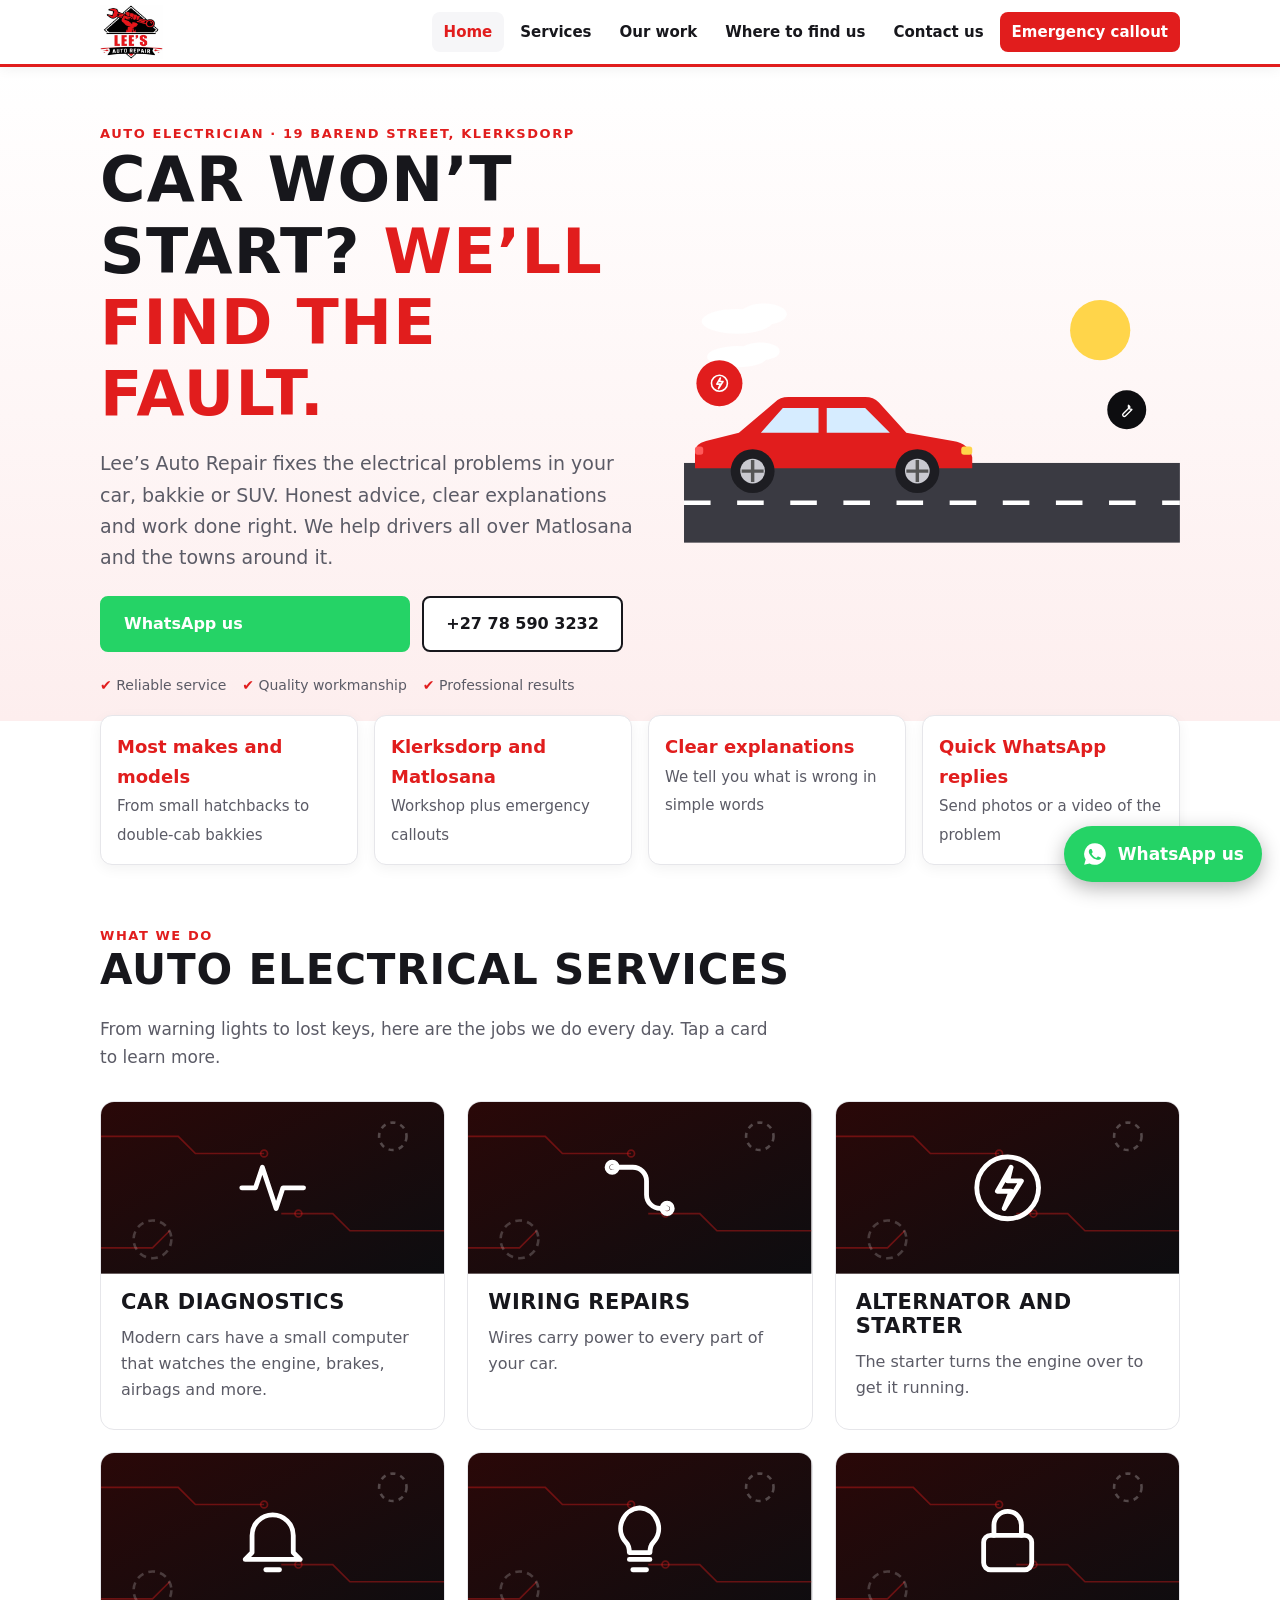
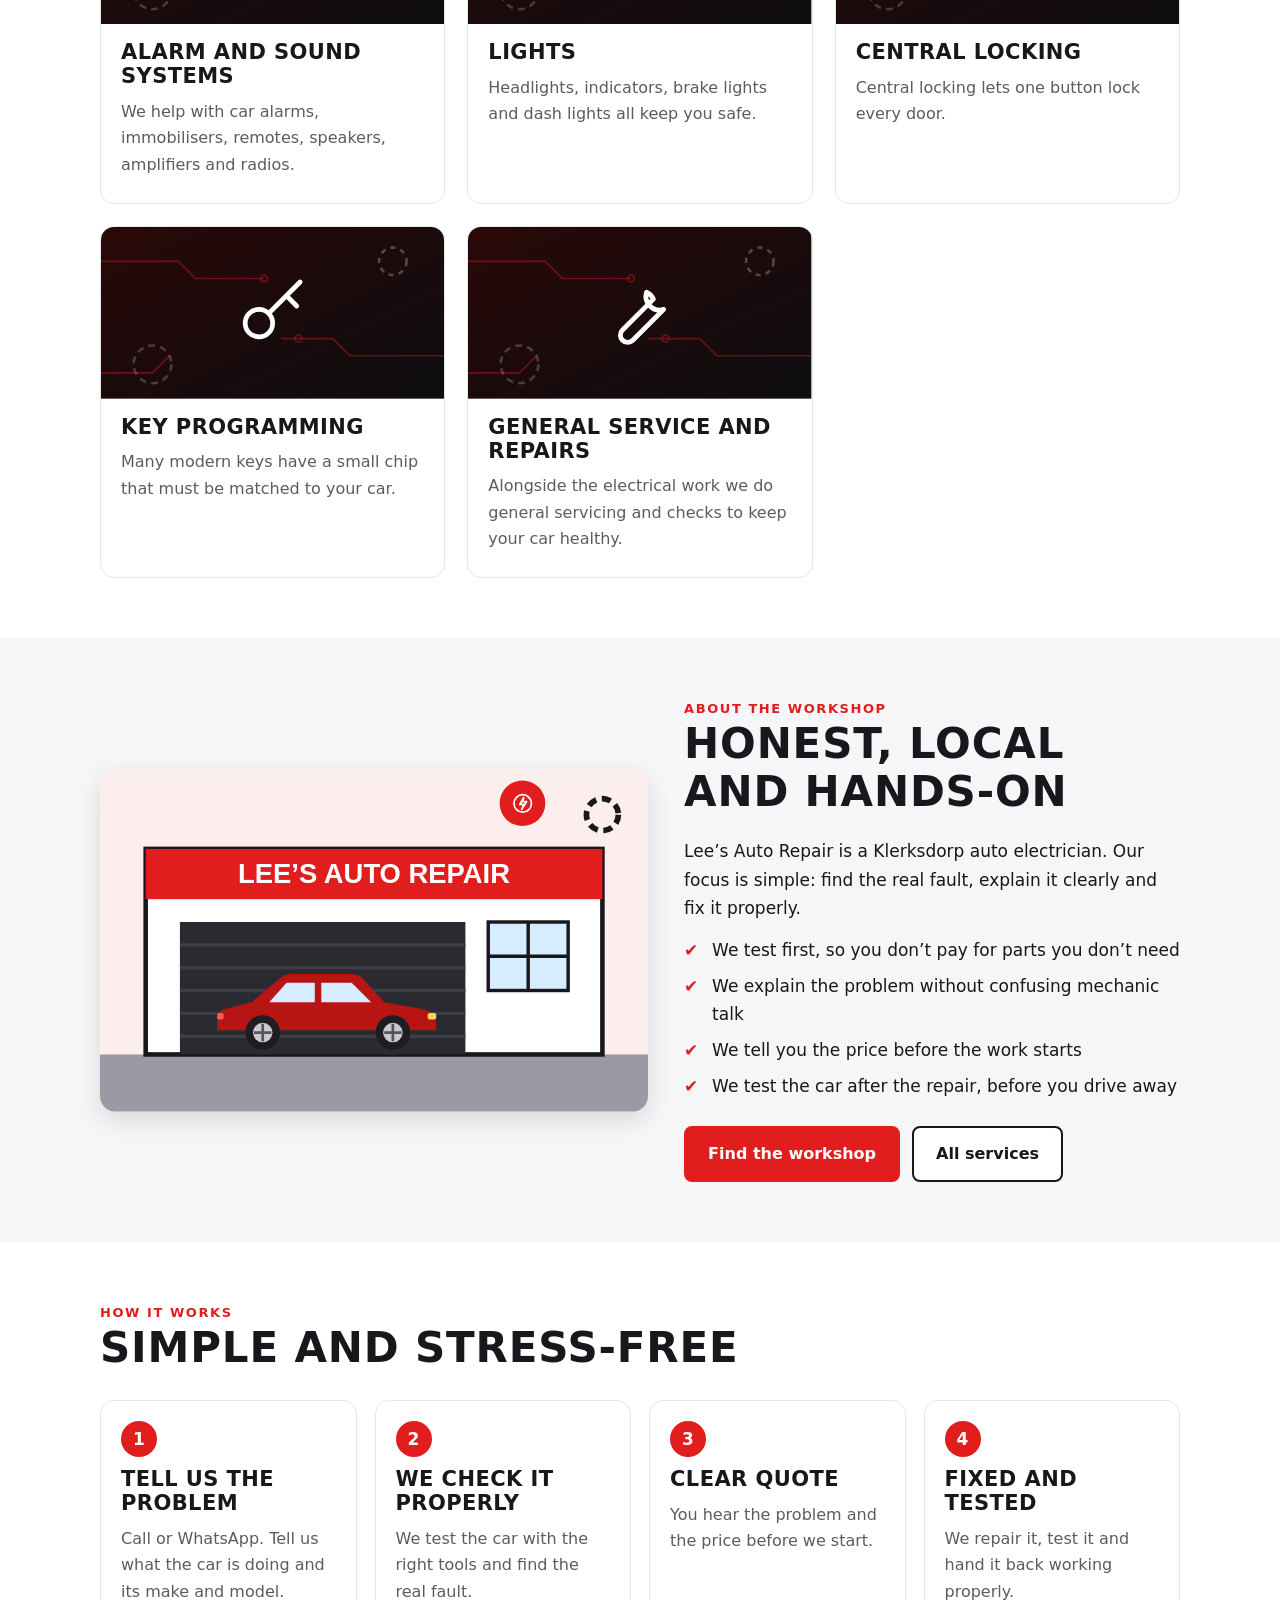
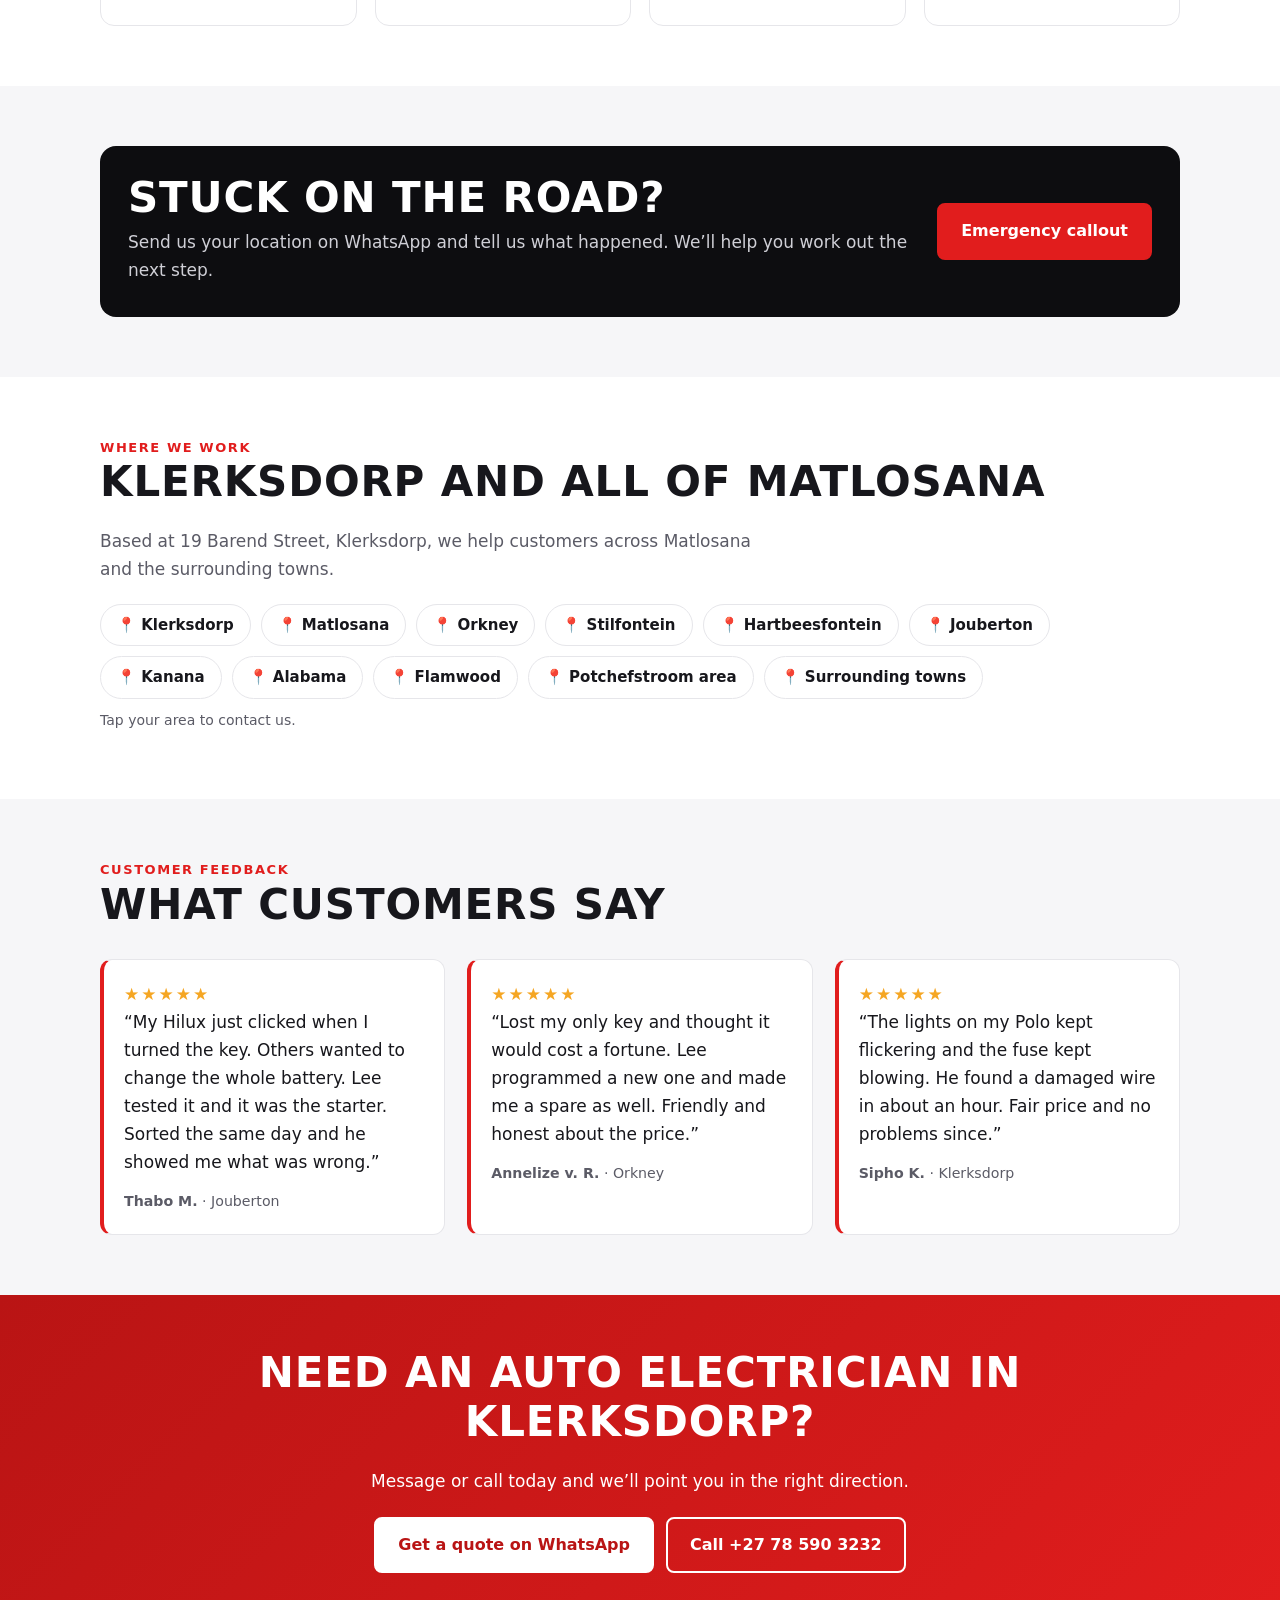
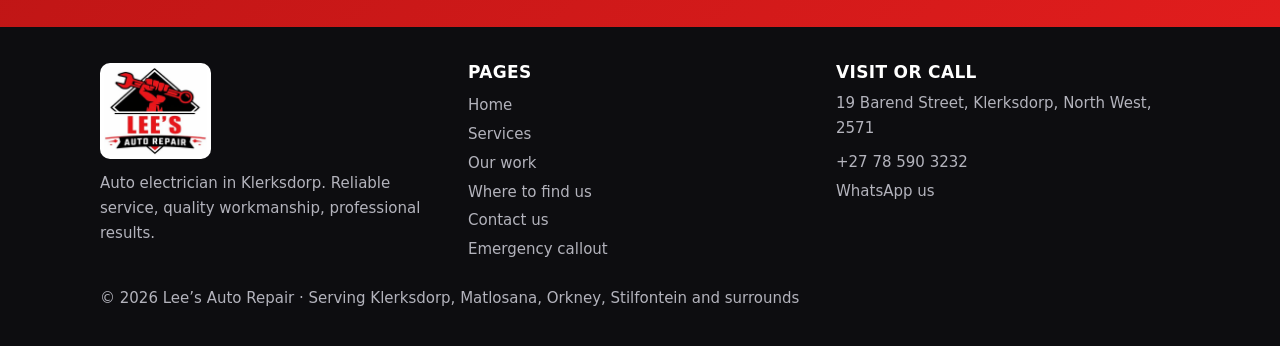
<file: index.html>
<!DOCTYPE html>
<html lang="en-ZA"><head><meta charset="utf-8">
<meta name="viewport" content="width=device-width, initial-scale=1, viewport-fit=cover">
<title>Lee’s Auto Repair | Auto Electrician in Klerksdorp</title>
<meta name="description" content="Auto electrician at 19 Barend Street, Klerksdorp. Diagnostics, wiring, alternators, starters, central locking, key programming and emergency callouts across Matlosana.">
<meta property="og:title" content="Lee’s Auto Repair | Auto Electrician in Klerksdorp"><meta property="og:description" content="Auto electrician at 19 Barend Street, Klerksdorp. Diagnostics, wiring, alternators, starters, central locking, key programming and emergency callouts across Matlosana."><meta property="og:type" content="website">
<meta name="theme-color" content="#e11d1d">
<link rel="icon" type="image/png" href="favicon.png"><link rel="apple-touch-icon" href="favicon.png">
<link rel="stylesheet" href="style.css">
<script type="application/ld+json">{"@context":"https://schema.org","@type":"AutoRepair","name":"Lee’s Auto Repair","telephone":"+27785903232","description":"Auto electrician in Klerksdorp: diagnostics, wiring, alternators, starters, central locking and key programming.","address":{"@type":"PostalAddress","streetAddress":"19 Barend Street","addressLocality":"Klerksdorp","addressRegion":"North West","postalCode":"2571","addressCountry":"ZA"},"areaServed":["Klerksdorp","Matlosana","Orkney","Stilfontein","Hartbeesfontein","Jouberton","Kanana","Alabama","Flamwood","Potchefstroom"]}</script>
</head><body>
<a class="skip" href="#main">Skip to content</a>
<header class="n"><div class="w"><a class="logo" href="index.html" aria-label="Lee’s Auto Repair home"><img src="logo.jpg" width="420" height="360" alt="Lee’s Auto Repair logo"></a>
<div class="hb"><a class="hc" href="tel:+27785903232" aria-label="Call Lee">📞 Call</a><button class="burger" id="bg" aria-label="Open menu" aria-expanded="false" aria-controls="mn">☰ Menu</button></div>
<nav class="menu" id="mn" aria-label="Main"><a href="index.html" class="on" aria-current="page">Home</a><a href="services.html">Services</a><a href="work.html">Our work</a><a href="find-us.html">Where to find us</a><a href="contact.html">Contact us</a><a href="emergency.html" class="em">Emergency callout</a></nav></div></header>
<main id="main">
<div class="hero"><div class="w g"><div><div class="eyebrow">Auto electrician · 19 Barend Street, Klerksdorp</div><h1>Car won’t start? <span>We’ll find the fault.</span></h1><p class="lead" style="font-size:19px">Lee’s Auto Repair fixes the electrical problems in your car, bakkie or SUV. Honest advice, clear explanations and work done right. We help drivers all over Matlosana and the towns around it.</p><div class="row"><a class="btn g" href="https://wa.me/27785903232?text=Hi%20Lee%2C%20I%20need%20help%20with%20my%20car." target="_blank" rel="noopener">WhatsApp us</a><a class="btn o" href="tel:+27785903232">+27 78 590 3232</a></div><div class="badges"><span>Reliable service</span><span>Quality workmanship</span><span>Professional results</span></div></div><svg viewBox="0 0 560 300" role="img" aria-label="Animated car driving along a road"><circle cx="470" cy="60" r="34" fill="#ffd54a" class="pl"/><g fill="#fff" class="cl"><ellipse cx="60" cy="50" rx="40" ry="14"/><ellipse cx="90" cy="42" rx="26" ry="12"/></g><g fill="#fff" class="cl" style="animation-delay:-14s"><ellipse cx="60" cy="90" rx="34" ry="12"/><ellipse cx="86" cy="84" rx="22" ry="10"/></g><rect y="210" width="560" height="90" fill="#3a3a42"/><path d="M0 255H560" stroke="#fff" stroke-width="5" class="road"/><g class="drive"><g transform="translate(0 120) scale(1.55)"><g><path d="M8 62V50q0-6 8-8l24-6 26-22q4-4 10-4h56q6 0 10 4l20 22 34 6q12 2 14 12v8z" fill="#e11d1d"/><path d="M72 18h26v18H56zM104 18h28l18 18h-46z" fill="#d6ecff"/><rect x="202" y="46" width="8" height="6" rx="2" fill="#ffd54a"/><rect x="8" y="46" width="6" height="6" rx="2" fill="#ff5a5a"/><g transform="translate(50 64)"><circle r="16" fill="#1d1d22"/><circle r="9" fill="#c9c9d0"/><g class="sp"><path d="M0-8V8M-8 0H8" stroke="#555" stroke-width="2.5"/></g></g><g transform="translate(170 64)"><circle r="16" fill="#1d1d22"/><circle r="9" fill="#c9c9d0"/><g class="sp"><path d="M0-8V8M-8 0H8" stroke="#555" stroke-width="2.5"/></g></g></g></g></g><g class="fl" transform="translate(40 120)"><circle r="26" fill="#e11d1d"/><g transform="translate(-12 -12)" fill="none" stroke="#fff" stroke-width="1.8" stroke-linecap="round" stroke-linejoin="round"><circle cx="12" cy="12" r="9"/><path d="M13 6l-4 7h4l-2 5 5-8h-4z"/></g></g><g class="fl fl2" transform="translate(500 150)"><circle r="22" fill="#0d0d10"/><g transform="translate(-10 -10) scale(.85)" fill="none" stroke="#fff" stroke-width="1.8" stroke-linecap="round"><path d="M14 6a4 4 0 0 0 5 5l-9 9a2.1 2.1 0 0 1-3-3l9-9a4 4 0 0 0-2-2z"/></g></g></svg></div></div>
<div class="w"><div class="stats"><div><b>Most makes and models</b><span>From small hatchbacks to double-cab bakkies</span></div><div><b>Klerksdorp and Matlosana</b><span>Workshop plus emergency callouts</span></div><div><b>Clear explanations</b><span>We tell you what is wrong in simple words</span></div><div><b>Quick WhatsApp replies</b><span>Send photos or a video of the problem</span></div></div></div>
<section><div class="w"><div class="eyebrow">What we do</div><h2>Auto electrical services</h2><p class="lead">From warning lights to lost keys, here are the jobs we do every day. Tap a card to learn more.</p><div class="grid"><a class="card" href="services.html"><svg viewBox="0 0 400 200" role="img" aria-hidden="true"><defs><linearGradient id="g0" x1="0" y1="0" x2="1" y2="1"><stop offset="0" stop-color="#2a0808"/><stop offset="1" stop-color="#0d0d10"/></linearGradient></defs><rect width="400" height="200" fill="url(#g0)"/><g stroke="#e11d1d" stroke-opacity=".4" fill="none" stroke-width="2" class="fl"><path d="M0 40h90l20 20h80M400 150h-110l-20-20h-60M0 170h60l20-20"/><circle cx="190" cy="60" r="4"/><circle cx="230" cy="130" r="4"/></g><circle cx="340" cy="40" r="16" fill="none" stroke="#fff" stroke-opacity=".25" stroke-width="3" stroke-dasharray="6 6" class="sp slow"/><circle cx="60" cy="160" r="22" fill="none" stroke="#fff" stroke-opacity=".2" stroke-width="3" stroke-dasharray="8 6" class="sp slow" style="animation-direction:reverse"/><g class="pl"><g transform="translate(152 52) scale(4)" fill="none" stroke="#fff" stroke-width="1.4" stroke-linecap="round" stroke-linejoin="round"><path d="M3 12h4l2-6 4 12 2-6h6"/></g></g></svg><div class="b"><h3>Car diagnostics</h3><p>Modern cars have a small computer that watches the engine, brakes, airbags and more.</p></div></a><a class="card" href="services.html"><svg viewBox="0 0 400 200" role="img" aria-hidden="true"><defs><linearGradient id="g1" x1="0" y1="0" x2="1" y2="1"><stop offset="0" stop-color="#2a0808"/><stop offset="1" stop-color="#0d0d10"/></linearGradient></defs><rect width="400" height="200" fill="url(#g1)"/><g stroke="#e11d1d" stroke-opacity=".4" fill="none" stroke-width="2" class="fl"><path d="M0 40h90l20 20h80M400 150h-110l-20-20h-60M0 170h60l20-20"/><circle cx="190" cy="60" r="4"/><circle cx="230" cy="130" r="4"/></g><circle cx="340" cy="40" r="16" fill="none" stroke="#fff" stroke-opacity=".25" stroke-width="3" stroke-dasharray="6 6" class="sp slow"/><circle cx="60" cy="160" r="22" fill="none" stroke="#fff" stroke-opacity=".2" stroke-width="3" stroke-dasharray="8 6" class="sp slow" style="animation-direction:reverse"/><g class="pl"><g transform="translate(152 52) scale(4)" fill="none" stroke="#fff" stroke-width="1.4" stroke-linecap="round" stroke-linejoin="round"><path d="M4 6h6a4 4 0 0 1 4 4v4a4 4 0 0 0 4 4h2"/><circle cx="4" cy="6" r="1.5"/><circle cx="20" cy="18" r="1.5"/></g></g></svg><div class="b"><h3>Wiring repairs</h3><p>Wires carry power to every part of your car.</p></div></a><a class="card" href="services.html"><svg viewBox="0 0 400 200" role="img" aria-hidden="true"><defs><linearGradient id="g2" x1="0" y1="0" x2="1" y2="1"><stop offset="0" stop-color="#2a0808"/><stop offset="1" stop-color="#0d0d10"/></linearGradient></defs><rect width="400" height="200" fill="url(#g2)"/><g stroke="#e11d1d" stroke-opacity=".4" fill="none" stroke-width="2" class="fl"><path d="M0 40h90l20 20h80M400 150h-110l-20-20h-60M0 170h60l20-20"/><circle cx="190" cy="60" r="4"/><circle cx="230" cy="130" r="4"/></g><circle cx="340" cy="40" r="16" fill="none" stroke="#fff" stroke-opacity=".25" stroke-width="3" stroke-dasharray="6 6" class="sp slow"/><circle cx="60" cy="160" r="22" fill="none" stroke="#fff" stroke-opacity=".2" stroke-width="3" stroke-dasharray="8 6" class="sp slow" style="animation-direction:reverse"/><g class="pl"><g transform="translate(152 52) scale(4)" fill="none" stroke="#fff" stroke-width="1.4" stroke-linecap="round" stroke-linejoin="round"><circle cx="12" cy="12" r="9"/><path d="M13 6l-4 7h4l-2 5 5-8h-4z"/></g></g></svg><div class="b"><h3>Alternator and starter</h3><p>The starter turns the engine over to get it running.</p></div></a><a class="card" href="services.html"><svg viewBox="0 0 400 200" role="img" aria-hidden="true"><defs><linearGradient id="g3" x1="0" y1="0" x2="1" y2="1"><stop offset="0" stop-color="#2a0808"/><stop offset="1" stop-color="#0d0d10"/></linearGradient></defs><rect width="400" height="200" fill="url(#g3)"/><g stroke="#e11d1d" stroke-opacity=".4" fill="none" stroke-width="2" class="fl"><path d="M0 40h90l20 20h80M400 150h-110l-20-20h-60M0 170h60l20-20"/><circle cx="190" cy="60" r="4"/><circle cx="230" cy="130" r="4"/></g><circle cx="340" cy="40" r="16" fill="none" stroke="#fff" stroke-opacity=".25" stroke-width="3" stroke-dasharray="6 6" class="sp slow"/><circle cx="60" cy="160" r="22" fill="none" stroke="#fff" stroke-opacity=".2" stroke-width="3" stroke-dasharray="8 6" class="sp slow" style="animation-direction:reverse"/><g class="pl"><g transform="translate(152 52) scale(4)" fill="none" stroke="#fff" stroke-width="1.4" stroke-linecap="round" stroke-linejoin="round"><path d="M6 16v-5a6 6 0 0 1 12 0v5l2 2H4z"/><path d="M10 21h4"/></g></g></svg><div class="b"><h3>Alarm and sound systems</h3><p>We help with car alarms, immobilisers, remotes, speakers, amplifiers and radios.</p></div></a><a class="card" href="services.html"><svg viewBox="0 0 400 200" role="img" aria-hidden="true"><defs><linearGradient id="g4" x1="0" y1="0" x2="1" y2="1"><stop offset="0" stop-color="#2a0808"/><stop offset="1" stop-color="#0d0d10"/></linearGradient></defs><rect width="400" height="200" fill="url(#g4)"/><g stroke="#e11d1d" stroke-opacity=".4" fill="none" stroke-width="2" class="fl"><path d="M0 40h90l20 20h80M400 150h-110l-20-20h-60M0 170h60l20-20"/><circle cx="190" cy="60" r="4"/><circle cx="230" cy="130" r="4"/></g><circle cx="340" cy="40" r="16" fill="none" stroke="#fff" stroke-opacity=".25" stroke-width="3" stroke-dasharray="6 6" class="sp slow"/><circle cx="60" cy="160" r="22" fill="none" stroke="#fff" stroke-opacity=".2" stroke-width="3" stroke-dasharray="8 6" class="sp slow" style="animation-direction:reverse"/><g class="pl"><g transform="translate(152 52) scale(4)" fill="none" stroke="#fff" stroke-width="1.4" stroke-linecap="round" stroke-linejoin="round"><path d="M9 18h6M10 21h4M12 3a6 6 0 0 0-4 10c1 1 1 2 1 3h6c0-1 0-2 1-3a6 6 0 0 0-4-10z"/></g></g></svg><div class="b"><h3>Lights</h3><p>Headlights, indicators, brake lights and dash lights all keep you safe.</p></div></a><a class="card" href="services.html"><svg viewBox="0 0 400 200" role="img" aria-hidden="true"><defs><linearGradient id="g5" x1="0" y1="0" x2="1" y2="1"><stop offset="0" stop-color="#2a0808"/><stop offset="1" stop-color="#0d0d10"/></linearGradient></defs><rect width="400" height="200" fill="url(#g5)"/><g stroke="#e11d1d" stroke-opacity=".4" fill="none" stroke-width="2" class="fl"><path d="M0 40h90l20 20h80M400 150h-110l-20-20h-60M0 170h60l20-20"/><circle cx="190" cy="60" r="4"/><circle cx="230" cy="130" r="4"/></g><circle cx="340" cy="40" r="16" fill="none" stroke="#fff" stroke-opacity=".25" stroke-width="3" stroke-dasharray="6 6" class="sp slow"/><circle cx="60" cy="160" r="22" fill="none" stroke="#fff" stroke-opacity=".2" stroke-width="3" stroke-dasharray="8 6" class="sp slow" style="animation-direction:reverse"/><g class="pl"><g transform="translate(152 52) scale(4)" fill="none" stroke="#fff" stroke-width="1.4" stroke-linecap="round" stroke-linejoin="round"><rect x="5" y="11" width="14" height="10" rx="2"/><path d="M8 11V8a4 4 0 0 1 8 0v3"/></g></g></svg><div class="b"><h3>Central locking</h3><p>Central locking lets one button lock every door.</p></div></a><a class="card" href="services.html"><svg viewBox="0 0 400 200" role="img" aria-hidden="true"><defs><linearGradient id="g6" x1="0" y1="0" x2="1" y2="1"><stop offset="0" stop-color="#2a0808"/><stop offset="1" stop-color="#0d0d10"/></linearGradient></defs><rect width="400" height="200" fill="url(#g6)"/><g stroke="#e11d1d" stroke-opacity=".4" fill="none" stroke-width="2" class="fl"><path d="M0 40h90l20 20h80M400 150h-110l-20-20h-60M0 170h60l20-20"/><circle cx="190" cy="60" r="4"/><circle cx="230" cy="130" r="4"/></g><circle cx="340" cy="40" r="16" fill="none" stroke="#fff" stroke-opacity=".25" stroke-width="3" stroke-dasharray="6 6" class="sp slow"/><circle cx="60" cy="160" r="22" fill="none" stroke="#fff" stroke-opacity=".2" stroke-width="3" stroke-dasharray="8 6" class="sp slow" style="animation-direction:reverse"/><g class="pl"><g transform="translate(152 52) scale(4)" fill="none" stroke="#fff" stroke-width="1.4" stroke-linecap="round" stroke-linejoin="round"><circle cx="8" cy="15" r="4"/><path d="M11 12l9-9M16 7l3 3"/></g></g></svg><div class="b"><h3>Key programming</h3><p>Many modern keys have a small chip that must be matched to your car.</p></div></a><a class="card" href="services.html"><svg viewBox="0 0 400 200" role="img" aria-hidden="true"><defs><linearGradient id="g7" x1="0" y1="0" x2="1" y2="1"><stop offset="0" stop-color="#2a0808"/><stop offset="1" stop-color="#0d0d10"/></linearGradient></defs><rect width="400" height="200" fill="url(#g7)"/><g stroke="#e11d1d" stroke-opacity=".4" fill="none" stroke-width="2" class="fl"><path d="M0 40h90l20 20h80M400 150h-110l-20-20h-60M0 170h60l20-20"/><circle cx="190" cy="60" r="4"/><circle cx="230" cy="130" r="4"/></g><circle cx="340" cy="40" r="16" fill="none" stroke="#fff" stroke-opacity=".25" stroke-width="3" stroke-dasharray="6 6" class="sp slow"/><circle cx="60" cy="160" r="22" fill="none" stroke="#fff" stroke-opacity=".2" stroke-width="3" stroke-dasharray="8 6" class="sp slow" style="animation-direction:reverse"/><g class="pl"><g transform="translate(152 52) scale(4)" fill="none" stroke="#fff" stroke-width="1.4" stroke-linecap="round" stroke-linejoin="round"><path d="M14 6a4 4 0 0 0 5 5l-9 9a2.1 2.1 0 0 1-3-3l9-9a4 4 0 0 0-2-2z"/></g></g></svg><div class="b"><h3>General service and repairs</h3><p>Alongside the electrical work we do general servicing and checks to keep your car healthy.</p></div></a></div></div></section>
<section class="alt"><div class="w two"><div class="art"><svg viewBox="0 0 480 300" role="img" aria-label="Illustration of the workshop"><rect width="480" height="300" fill="#fdeeee"/><rect y="250" width="480" height="50" fill="#9a9aa4"/><rect x="40" y="70" width="400" height="180" fill="#fff" stroke="#17171c" stroke-width="4"/><rect x="40" y="70" width="400" height="44" fill="#e11d1d"/><text x="240" y="100" text-anchor="middle" font-family="Arial Narrow,Arial" font-weight="800" font-size="24" fill="#fff">LEE’S AUTO REPAIR</text><rect x="70" y="134" width="250" height="116" fill="#2a2a31"/><g stroke="#3d3d46" stroke-width="3"><path d="M70 154H320M70 174H320M70 194H320M70 214H320M70 234H320"/></g><g transform="translate(95 170) scale(.95)"><g><path d="M8 62V50q0-6 8-8l24-6 26-22q4-4 10-4h56q6 0 10 4l20 22 34 6q12 2 14 12v8z" fill="#b91414"/><path d="M72 18h26v18H56zM104 18h28l18 18h-46z" fill="#d6ecff"/><rect x="202" y="46" width="8" height="6" rx="2" fill="#ffd54a"/><rect x="8" y="46" width="6" height="6" rx="2" fill="#ff5a5a"/><g transform="translate(50 64)"><circle r="16" fill="#1d1d22"/><circle r="9" fill="#c9c9d0"/><g class="sp"><path d="M0-8V8M-8 0H8" stroke="#555" stroke-width="2.5"/></g></g><g transform="translate(170 64)"><circle r="16" fill="#1d1d22"/><circle r="9" fill="#c9c9d0"/><g class="sp"><path d="M0-8V8M-8 0H8" stroke="#555" stroke-width="2.5"/></g></g></g></g><rect x="340" y="134" width="70" height="60" fill="#d6ecff" stroke="#17171c" stroke-width="3"/><path d="M340 164h70M375 134v60" stroke="#17171c" stroke-width="3"/><g class="fl"><g transform="translate(370 30)"><circle r="20" fill="#e11d1d" class="pl"/><g transform="translate(-10 -10) scale(.85)" fill="none" stroke="#fff" stroke-width="1.8" stroke-linecap="round" stroke-linejoin="round"><circle cx="12" cy="12" r="9"/><path d="M13 6l-4 7h4l-2 5 5-8h-4z"/></g></g></g><g class="sp slow" transform="translate(440 40)"><circle r="14" fill="none" stroke="#17171c" stroke-width="5" stroke-dasharray="8 5"/></g></svg></div><div><div class="eyebrow">About the workshop</div><h2>Honest, local and hands-on</h2><p>Lee’s Auto Repair is a Klerksdorp auto electrician. Our focus is simple: find the real fault, explain it clearly and fix it properly.</p><ul class="list"><li>We test first, so you don’t pay for parts you don’t need</li><li>We explain the problem without confusing mechanic talk</li><li>We tell you the price before the work starts</li><li>We test the car after the repair, before you drive away</li></ul><div class="row"><a class="btn" href="find-us.html">Find the workshop</a><a class="btn o" href="services.html">All services</a></div></div></div></section>
<section><div class="w"><div class="eyebrow">How it works</div><h2>Simple and stress-free</h2><div class="steps"><div><h3>Tell us the problem</h3><p>Call or WhatsApp. Tell us what the car is doing and its make and model.</p></div><div><h3>We check it properly</h3><p>We test the car with the right tools and find the real fault.</p></div><div><h3>Clear quote</h3><p>You hear the problem and the price before we start.</p></div><div><h3>Fixed and tested</h3><p>We repair it, test it and hand it back working properly.</p></div></div></div></section>
<section class="alt"><div class="w"><div class="sos"><div><h2>Stuck on the road?</h2><p>Send us your location on WhatsApp and tell us what happened. We’ll help you work out the next step.</p></div><a class="btn ring" href="emergency.html">Emergency callout</a></div></div></section>
<section><div class="w"><div class="eyebrow">Where we work</div><h2>Klerksdorp and all of Matlosana</h2><p class="lead">Based at 19 Barend Street, Klerksdorp, we help customers across Matlosana and the surrounding towns.</p><div class="tags"><a href="contact.html" title="Contact us about Klerksdorp">📍 Klerksdorp</a><a href="contact.html" title="Contact us about Matlosana">📍 Matlosana</a><a href="contact.html" title="Contact us about Orkney">📍 Orkney</a><a href="contact.html" title="Contact us about Stilfontein">📍 Stilfontein</a><a href="contact.html" title="Contact us about Hartbeesfontein">📍 Hartbeesfontein</a><a href="contact.html" title="Contact us about Jouberton">📍 Jouberton</a><a href="contact.html" title="Contact us about Kanana">📍 Kanana</a><a href="contact.html" title="Contact us about Alabama">📍 Alabama</a><a href="contact.html" title="Contact us about Flamwood">📍 Flamwood</a><a href="contact.html" title="Contact us about Potchefstroom area">📍 Potchefstroom area</a><a href="contact.html" title="Contact us about Surrounding towns">📍 Surrounding towns</a></div><p class="tn">Tap your area to contact us.</p></div></section>
<section class="alt"><div class="w"><div class="eyebrow">Customer feedback</div><h2>What customers say</h2><div class="grid"><div class="rev"><div class="stars">★★★★★</div><p>“My Hilux just clicked when I turned the key. Others wanted to change the whole battery. Lee tested it and it was the starter. Sorted the same day and he showed me what was wrong.”</p><small><b>Thabo M.</b> · Jouberton</small></div><div class="rev"><div class="stars">★★★★★</div><p>“Lost my only key and thought it would cost a fortune. Lee programmed a new one and made me a spare as well. Friendly and honest about the price.”</p><small><b>Annelize v. R.</b> · Orkney</small></div><div class="rev"><div class="stars">★★★★★</div><p>“The lights on my Polo kept flickering and the fuse kept blowing. He found a damaged wire in about an hour. Fair price and no problems since.”</p><small><b>Sipho K.</b> · Klerksdorp</small></div></div></div></section><section class="cta"><div class="w"><h2>Need an auto electrician in Klerksdorp?</h2><p>Message or call today and we’ll point you in the right direction.</p><div class="row" style="justify-content:center"><a class="btn" href="https://wa.me/27785903232?text=Hi%20Lee%2C%20I%20need%20a%20quote." target="_blank" rel="noopener">Get a quote on WhatsApp</a><a class="btn o" href="tel:+27785903232">Call +27 78 590 3232</a></div></div></section>
</main>
<footer><div class="w"><div class="f">
<div><img class="lf" src="logo.jpg" width="420" height="360" alt="Lee’s Auto Repair logo" loading="lazy"><p>Auto electrician in Klerksdorp. Reliable service, quality workmanship, professional results.</p></div>
<div><h3>Pages</h3><a href="index.html">Home</a><a href="services.html">Services</a><a href="work.html">Our work</a><a href="find-us.html">Where to find us</a><a href="contact.html">Contact us</a><a href="emergency.html">Emergency callout</a></div>
<div><h3>Visit or call</h3><p>19 Barend Street, Klerksdorp, North West, 2571</p><a href="tel:+27785903232">+27 78 590 3232</a><a href="https://wa.me/27785903232" target="_blank" rel="noopener">WhatsApp us</a></div></div>
<p style="margin-top:22px">© <span id="yr">2026</span> Lee’s Auto Repair · Serving Klerksdorp, Matlosana, Orkney, Stilfontein and surrounds</p></div></footer>
<a class="wa" href="https://wa.me/27785903232?text=Hi%20Lee%2C%20I%20found%20you%20on%20your%20website." target="_blank" rel="noopener" aria-label="Chat on WhatsApp"><svg viewBox="0 0 24 24" aria-hidden="true"><path d="M12 2a10 10 0 0 0-8.6 15.1L2 22l5-1.3A10 10 0 1 0 12 2zm5.2 14.2c-.2.6-1.3 1.2-1.8 1.2-.5.1-1 .2-3.3-.7-2.8-1.1-4.5-3.9-4.7-4.1-.1-.2-1.1-1.4-1.1-2.7s.7-1.9.9-2.2c.2-.3.5-.3.7-.3h.5c.2 0 .4 0 .6.5l.8 2c.1.2.1.4 0 .5l-.3.5-.4.4c-.1.2-.3.3-.1.6.2.3.8 1.3 1.7 2.1 1.1 1 2.1 1.3 2.4 1.5.3.1.5.1.6-.1l.8-1c.2-.2.4-.2.6-.1l1.9.9c.3.1.5.2.5.3.1.2.1.8-.1 1.3z"/></svg><span>WhatsApp us</span></a>
<script src="main.js" defer></script>
</body></html>
</file>
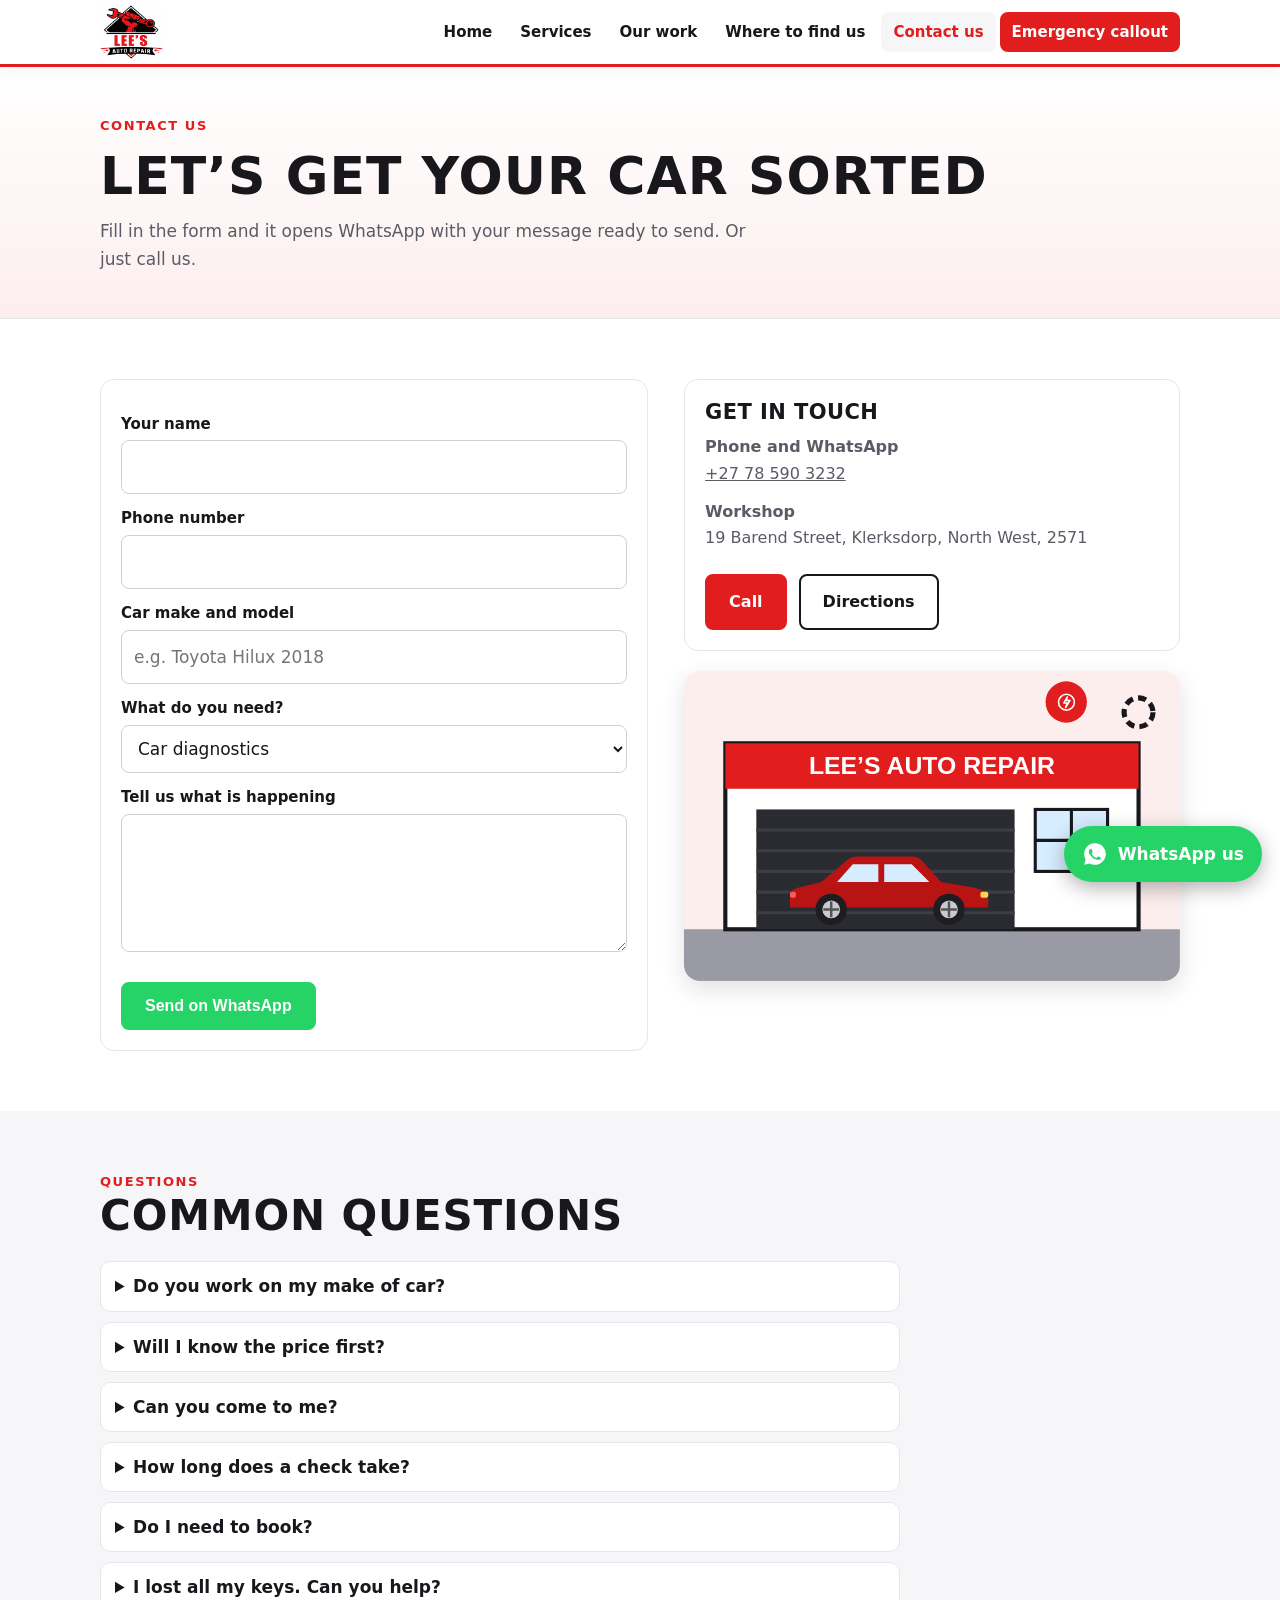
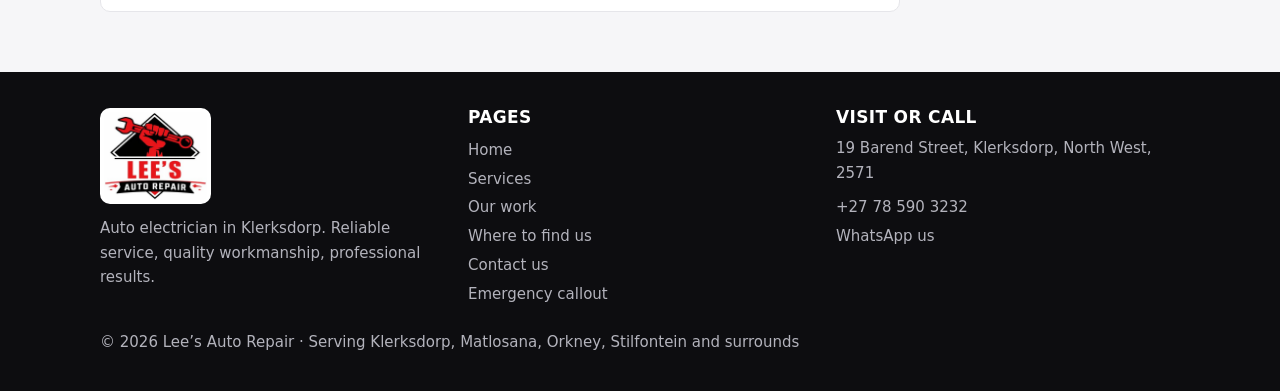
<file: contact.html>
<!DOCTYPE html>
<html lang="en-ZA"><head><meta charset="utf-8">
<meta name="viewport" content="width=device-width, initial-scale=1, viewport-fit=cover">
<title>Contact Us | Lee’s Auto Repair, Klerksdorp</title>
<meta name="description" content="Call, WhatsApp or send a message to Lee’s Auto Repair, 19 Barend Street, Klerksdorp. Phone +27 78 590 3232.">
<meta property="og:title" content="Contact Us | Lee’s Auto Repair, Klerksdorp"><meta property="og:description" content="Call, WhatsApp or send a message to Lee’s Auto Repair, 19 Barend Street, Klerksdorp. Phone +27 78 590 3232."><meta property="og:type" content="website">
<meta name="theme-color" content="#e11d1d">
<link rel="icon" type="image/png" href="favicon.png"><link rel="apple-touch-icon" href="favicon.png">
<link rel="stylesheet" href="style.css">
</head><body>
<a class="skip" href="#main">Skip to content</a>
<header class="n"><div class="w"><a class="logo" href="index.html" aria-label="Lee’s Auto Repair home"><img src="logo.jpg" width="420" height="360" alt="Lee’s Auto Repair logo"></a>
<div class="hb"><a class="hc" href="tel:+27785903232" aria-label="Call Lee">📞 Call</a><button class="burger" id="bg" aria-label="Open menu" aria-expanded="false" aria-controls="mn">☰ Menu</button></div>
<nav class="menu" id="mn" aria-label="Main"><a href="index.html">Home</a><a href="services.html">Services</a><a href="work.html">Our work</a><a href="find-us.html">Where to find us</a><a href="contact.html" class="on" aria-current="page">Contact us</a><a href="emergency.html" class="em">Emergency callout</a></nav></div></header>
<main id="main">
<div class="page-h"><div class="w"><div class="eyebrow">Contact us</div><h1>Let’s get your car sorted</h1><p class="lead">Fill in the form and it opens WhatsApp with your message ready to send. Or just call us.</p></div></div><section><div class="w two" style="align-items:start"><form id="cf" class="box"><label>Your name</label><input id="n" required><label>Phone number</label><input id="p" inputmode="tel"><label>Car make and model</label><input id="c" placeholder="e.g. Toyota Hilux 2018"><label>What do you need?</label><select id="s"><option>Car diagnostics</option><option>Wiring repairs</option><option>Alternator and starter</option><option>Alarm and sound systems</option><option>Lights</option><option>Central locking</option><option>Key programming</option><option>General service and repairs</option><option>Emergency callout</option><option>Not sure, need a check</option></select><label>Tell us what is happening</label><textarea id="m" rows="4"></textarea><div class="row"><button class="btn g" type="submit">Send on WhatsApp</button></div></form>
<div><div class="box"><h3>Get in touch</h3><p><b>Phone and WhatsApp</b><br><a href="tel:+27785903232">+27 78 590 3232</a></p><p style="margin-top:12px"><b>Workshop</b><br>19 Barend Street, Klerksdorp, North West, 2571</p><div class="row"><a class="btn" href="tel:+27785903232">Call</a><a class="btn o" href="https://www.google.com/maps/search/?api=1&query=19+Barend+Street+Klerksdorp+2571" target="_blank" rel="noopener">Directions</a></div></div><div class="art" style="margin-top:20px"><svg viewBox="0 0 480 300" role="img" aria-label="Illustration of the workshop"><rect width="480" height="300" fill="#fdeeee"/><rect y="250" width="480" height="50" fill="#9a9aa4"/><rect x="40" y="70" width="400" height="180" fill="#fff" stroke="#17171c" stroke-width="4"/><rect x="40" y="70" width="400" height="44" fill="#e11d1d"/><text x="240" y="100" text-anchor="middle" font-family="Arial Narrow,Arial" font-weight="800" font-size="24" fill="#fff">LEE’S AUTO REPAIR</text><rect x="70" y="134" width="250" height="116" fill="#2a2a31"/><g stroke="#3d3d46" stroke-width="3"><path d="M70 154H320M70 174H320M70 194H320M70 214H320M70 234H320"/></g><g transform="translate(95 170) scale(.95)"><g><path d="M8 62V50q0-6 8-8l24-6 26-22q4-4 10-4h56q6 0 10 4l20 22 34 6q12 2 14 12v8z" fill="#b91414"/><path d="M72 18h26v18H56zM104 18h28l18 18h-46z" fill="#d6ecff"/><rect x="202" y="46" width="8" height="6" rx="2" fill="#ffd54a"/><rect x="8" y="46" width="6" height="6" rx="2" fill="#ff5a5a"/><g transform="translate(50 64)"><circle r="16" fill="#1d1d22"/><circle r="9" fill="#c9c9d0"/><g class="sp"><path d="M0-8V8M-8 0H8" stroke="#555" stroke-width="2.5"/></g></g><g transform="translate(170 64)"><circle r="16" fill="#1d1d22"/><circle r="9" fill="#c9c9d0"/><g class="sp"><path d="M0-8V8M-8 0H8" stroke="#555" stroke-width="2.5"/></g></g></g></g><rect x="340" y="134" width="70" height="60" fill="#d6ecff" stroke="#17171c" stroke-width="3"/><path d="M340 164h70M375 134v60" stroke="#17171c" stroke-width="3"/><g class="fl"><g transform="translate(370 30)"><circle r="20" fill="#e11d1d" class="pl"/><g transform="translate(-10 -10) scale(.85)" fill="none" stroke="#fff" stroke-width="1.8" stroke-linecap="round" stroke-linejoin="round"><circle cx="12" cy="12" r="9"/><path d="M13 6l-4 7h4l-2 5 5-8h-4z"/></g></g></g><g class="sp slow" transform="translate(440 40)"><circle r="14" fill="none" stroke="#17171c" stroke-width="5" stroke-dasharray="8 5"/></g></svg></div></div></div></section>
<section class="alt"><div class="w"><div class="eyebrow">Questions</div><h2>Common questions</h2><div style="display:grid;gap:10px;margin-top:20px;max-width:800px"><details><summary>Do you work on my make of car?</summary><p>We work on most makes and models. See the full list on the Services page, or send us your car details.</p></details><details><summary>Will I know the price first?</summary><p>Yes. We explain the fault and the price before we start work.</p></details><details><summary>Can you come to me?</summary><p>For breakdowns, message us your location through the Emergency callout page and we will tell you what is possible.</p></details><details><summary>How long does a check take?</summary><p>Simple faults can often be found quickly. Harder electrical faults take longer. We will give you an idea when you drop the car off.</p></details><details><summary>Do I need to book?</summary><p>Message ahead so we can plan time for your car.</p></details><details><summary>I lost all my keys. Can you help?</summary><p>Often yes, depending on the car. Send us the make, model and year and we will tell you.</p></details></div></div></section>
</main>
<footer><div class="w"><div class="f">
<div><img class="lf" src="logo.jpg" width="420" height="360" alt="Lee’s Auto Repair logo" loading="lazy"><p>Auto electrician in Klerksdorp. Reliable service, quality workmanship, professional results.</p></div>
<div><h3>Pages</h3><a href="index.html">Home</a><a href="services.html">Services</a><a href="work.html">Our work</a><a href="find-us.html">Where to find us</a><a href="contact.html">Contact us</a><a href="emergency.html">Emergency callout</a></div>
<div><h3>Visit or call</h3><p>19 Barend Street, Klerksdorp, North West, 2571</p><a href="tel:+27785903232">+27 78 590 3232</a><a href="https://wa.me/27785903232" target="_blank" rel="noopener">WhatsApp us</a></div></div>
<p style="margin-top:22px">© <span id="yr">2026</span> Lee’s Auto Repair · Serving Klerksdorp, Matlosana, Orkney, Stilfontein and surrounds</p></div></footer>
<a class="wa" href="https://wa.me/27785903232?text=Hi%20Lee%2C%20I%20found%20you%20on%20your%20website." target="_blank" rel="noopener" aria-label="Chat on WhatsApp"><svg viewBox="0 0 24 24" aria-hidden="true"><path d="M12 2a10 10 0 0 0-8.6 15.1L2 22l5-1.3A10 10 0 1 0 12 2zm5.2 14.2c-.2.6-1.3 1.2-1.8 1.2-.5.1-1 .2-3.3-.7-2.8-1.1-4.5-3.9-4.7-4.1-.1-.2-1.1-1.4-1.1-2.7s.7-1.9.9-2.2c.2-.3.5-.3.7-.3h.5c.2 0 .4 0 .6.5l.8 2c.1.2.1.4 0 .5l-.3.5-.4.4c-.1.2-.3.3-.1.6.2.3.8 1.3 1.7 2.1 1.1 1 2.1 1.3 2.4 1.5.3.1.5.1.6-.1l.8-1c.2-.2.4-.2.6-.1l1.9.9c.3.1.5.2.5.3.1.2.1.8-.1 1.3z"/></svg><span>WhatsApp us</span></a>
<script src="main.js" defer></script>
</body></html>
</file>
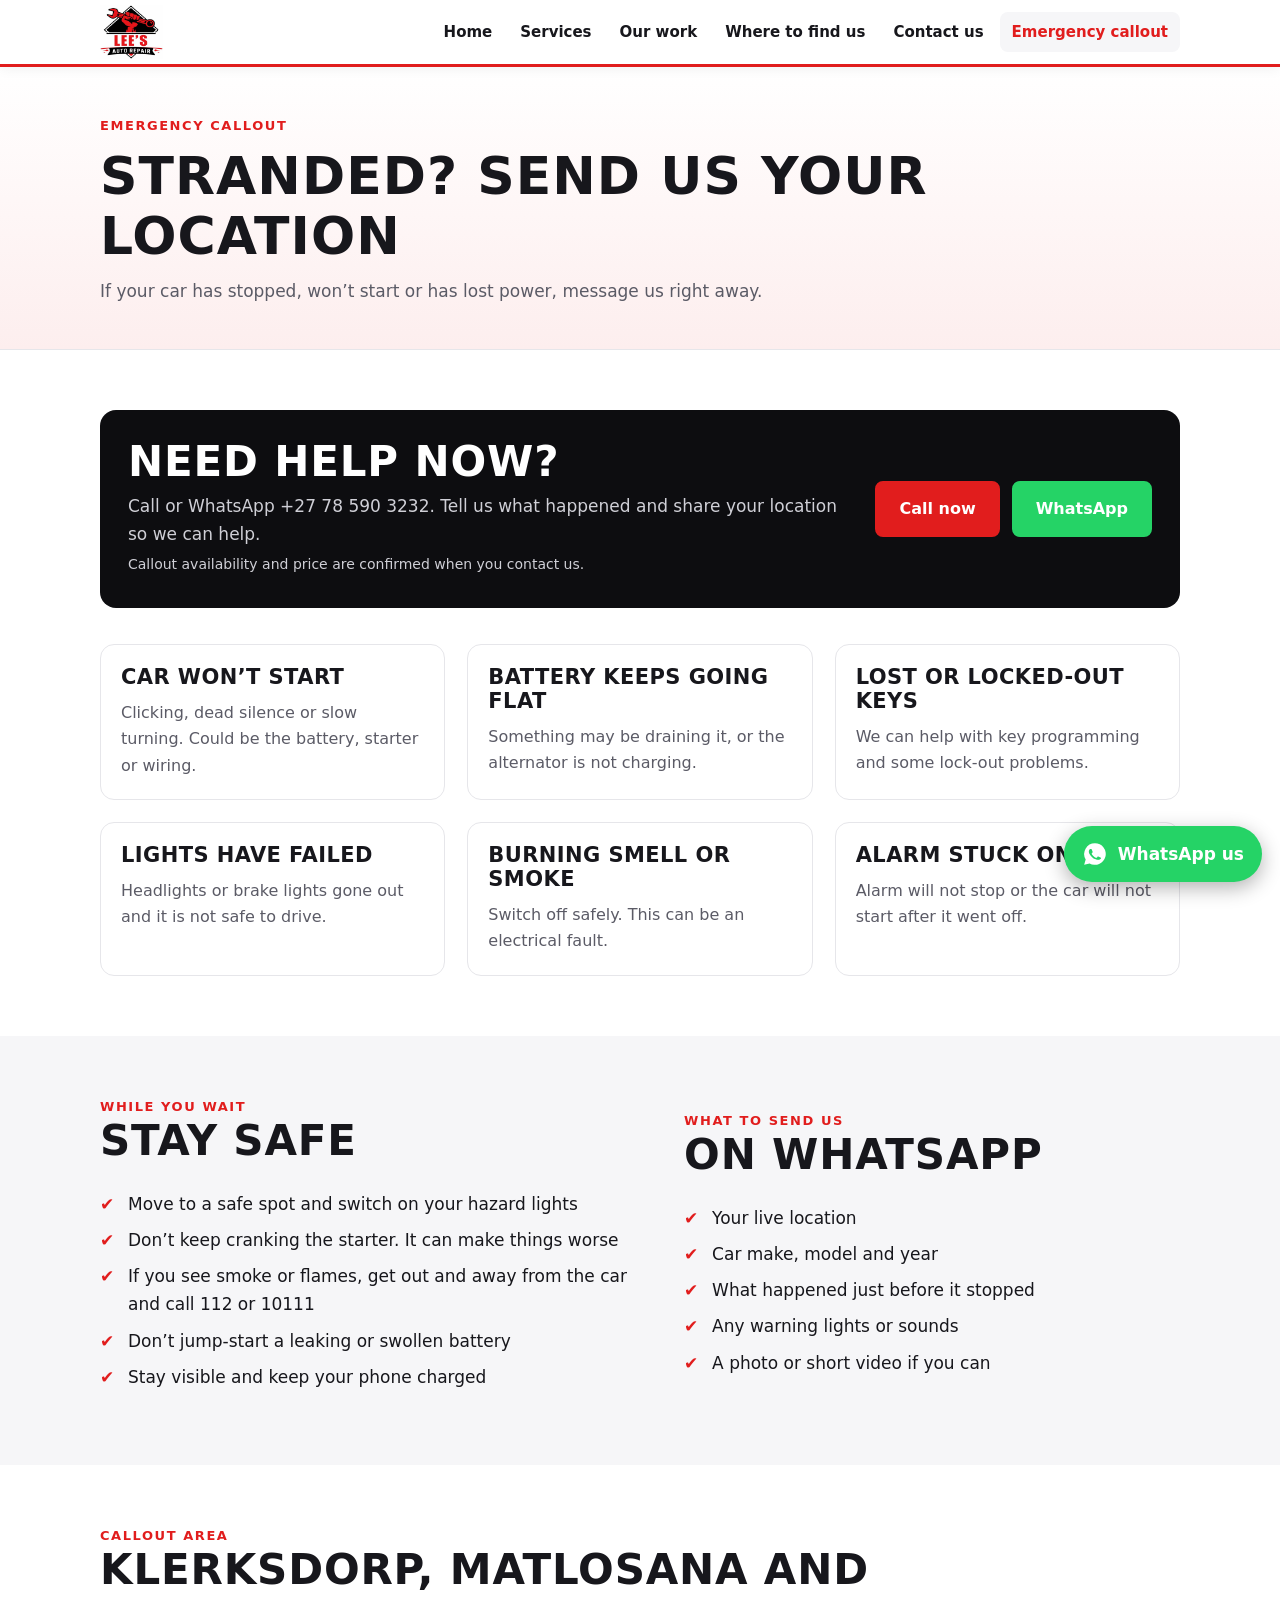
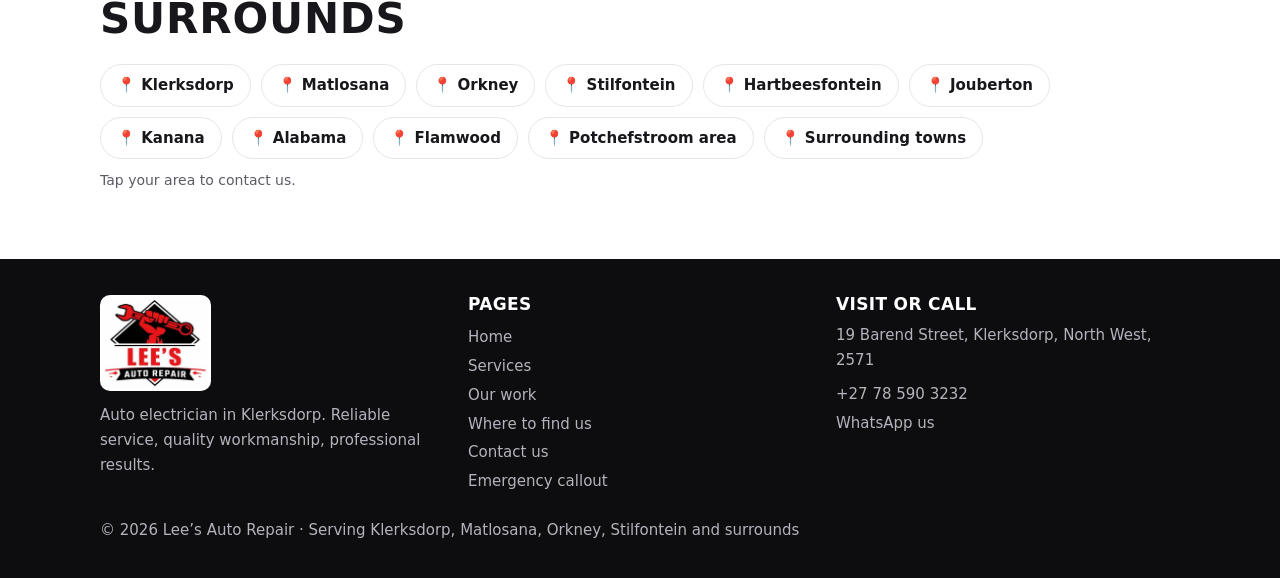
<file: emergency.html>
<!DOCTYPE html>
<html lang="en-ZA"><head><meta charset="utf-8">
<meta name="viewport" content="width=device-width, initial-scale=1, viewport-fit=cover">
<title>Emergency Callout | Lee’s Auto Repair, Klerksdorp</title>
<meta name="description" content="Car broken down in Klerksdorp, Matlosana or Orkney? Call or WhatsApp Lee’s Auto Repair and send your location.">
<meta property="og:title" content="Emergency Callout | Lee’s Auto Repair, Klerksdorp"><meta property="og:description" content="Car broken down in Klerksdorp, Matlosana or Orkney? Call or WhatsApp Lee’s Auto Repair and send your location."><meta property="og:type" content="website">
<meta name="theme-color" content="#e11d1d">
<link rel="icon" type="image/png" href="favicon.png"><link rel="apple-touch-icon" href="favicon.png">
<link rel="stylesheet" href="style.css">
</head><body>
<a class="skip" href="#main">Skip to content</a>
<header class="n"><div class="w"><a class="logo" href="index.html" aria-label="Lee’s Auto Repair home"><img src="logo.jpg" width="420" height="360" alt="Lee’s Auto Repair logo"></a>
<div class="hb"><a class="hc" href="tel:+27785903232" aria-label="Call Lee">📞 Call</a><button class="burger" id="bg" aria-label="Open menu" aria-expanded="false" aria-controls="mn">☰ Menu</button></div>
<nav class="menu" id="mn" aria-label="Main"><a href="index.html">Home</a><a href="services.html">Services</a><a href="work.html">Our work</a><a href="find-us.html">Where to find us</a><a href="contact.html">Contact us</a><a href="emergency.html" class="on" aria-current="page" class="on em" aria-current="page">Emergency callout</a></nav></div></header>
<main id="main">
<div class="page-h"><div class="w"><div class="eyebrow">Emergency callout</div><h1>Stranded? Send us your location</h1><p class="lead">If your car has stopped, won’t start or has lost power, message us right away.</p></div></div><section><div class="w"><div class="sos"><div><h2>Need help now?</h2><p>Call or WhatsApp +27 78 590 3232. Tell us what happened and share your location so we can help.</p><p style="font-size:14px">Callout availability and price are confirmed when you contact us.</p></div><div class="row" style="margin:0"><a class="btn ring" href="tel:+27785903232">Call now</a><a class="btn g" href="https://wa.me/27785903232?text=EMERGENCY%3A%20My%20car%20has%20broken%20down.%20Here%20is%20my%20location%3A" target="_blank" rel="noopener">WhatsApp</a></div></div>
<div class="grid" style="margin-top:36px"><div class="box"><h3>Car won’t start</h3><p>Clicking, dead silence or slow turning. Could be the battery, starter or wiring.</p></div><div class="box"><h3>Battery keeps going flat</h3><p>Something may be draining it, or the alternator is not charging.</p></div><div class="box"><h3>Lost or locked-out keys</h3><p>We can help with key programming and some lock-out problems.</p></div><div class="box"><h3>Lights have failed</h3><p>Headlights or brake lights gone out and it is not safe to drive.</p></div><div class="box"><h3>Burning smell or smoke</h3><p>Switch off safely. This can be an electrical fault.</p></div><div class="box"><h3>Alarm stuck on</h3><p>Alarm will not stop or the car will not start after it went off.</p></div></div></div></section>
<section class="alt"><div class="w two"><div><div class="eyebrow">While you wait</div><h2>Stay safe</h2><ul class="list"><li>Move to a safe spot and switch on your hazard lights</li><li>Don’t keep cranking the starter. It can make things worse</li><li>If you see smoke or flames, get out and away from the car and call 112 or 10111</li><li>Don’t jump-start a leaking or swollen battery</li><li>Stay visible and keep your phone charged</li></ul></div><div><div class="eyebrow">What to send us</div><h2>On WhatsApp</h2><ul class="list"><li>Your live location</li><li>Car make, model and year</li><li>What happened just before it stopped</li><li>Any warning lights or sounds</li><li>A photo or short video if you can</li></ul></div></div></section>
<section><div class="w"><div class="eyebrow">Callout area</div><h2>Klerksdorp, Matlosana and surrounds</h2><div class="tags"><a href="contact.html" title="Contact us about Klerksdorp">📍 Klerksdorp</a><a href="contact.html" title="Contact us about Matlosana">📍 Matlosana</a><a href="contact.html" title="Contact us about Orkney">📍 Orkney</a><a href="contact.html" title="Contact us about Stilfontein">📍 Stilfontein</a><a href="contact.html" title="Contact us about Hartbeesfontein">📍 Hartbeesfontein</a><a href="contact.html" title="Contact us about Jouberton">📍 Jouberton</a><a href="contact.html" title="Contact us about Kanana">📍 Kanana</a><a href="contact.html" title="Contact us about Alabama">📍 Alabama</a><a href="contact.html" title="Contact us about Flamwood">📍 Flamwood</a><a href="contact.html" title="Contact us about Potchefstroom area">📍 Potchefstroom area</a><a href="contact.html" title="Contact us about Surrounding towns">📍 Surrounding towns</a></div><p class="tn">Tap your area to contact us.</p></div></section>
</main>
<footer><div class="w"><div class="f">
<div><img class="lf" src="logo.jpg" width="420" height="360" alt="Lee’s Auto Repair logo" loading="lazy"><p>Auto electrician in Klerksdorp. Reliable service, quality workmanship, professional results.</p></div>
<div><h3>Pages</h3><a href="index.html">Home</a><a href="services.html">Services</a><a href="work.html">Our work</a><a href="find-us.html">Where to find us</a><a href="contact.html">Contact us</a><a href="emergency.html">Emergency callout</a></div>
<div><h3>Visit or call</h3><p>19 Barend Street, Klerksdorp, North West, 2571</p><a href="tel:+27785903232">+27 78 590 3232</a><a href="https://wa.me/27785903232" target="_blank" rel="noopener">WhatsApp us</a></div></div>
<p style="margin-top:22px">© <span id="yr">2026</span> Lee’s Auto Repair · Serving Klerksdorp, Matlosana, Orkney, Stilfontein and surrounds</p></div></footer>
<a class="wa" href="https://wa.me/27785903232?text=Hi%20Lee%2C%20I%20found%20you%20on%20your%20website." target="_blank" rel="noopener" aria-label="Chat on WhatsApp"><svg viewBox="0 0 24 24" aria-hidden="true"><path d="M12 2a10 10 0 0 0-8.6 15.1L2 22l5-1.3A10 10 0 1 0 12 2zm5.2 14.2c-.2.6-1.3 1.2-1.8 1.2-.5.1-1 .2-3.3-.7-2.8-1.1-4.5-3.9-4.7-4.1-.1-.2-1.1-1.4-1.1-2.7s.7-1.9.9-2.2c.2-.3.5-.3.7-.3h.5c.2 0 .4 0 .6.5l.8 2c.1.2.1.4 0 .5l-.3.5-.4.4c-.1.2-.3.3-.1.6.2.3.8 1.3 1.7 2.1 1.1 1 2.1 1.3 2.4 1.5.3.1.5.1.6-.1l.8-1c.2-.2.4-.2.6-.1l1.9.9c.3.1.5.2.5.3.1.2.1.8-.1 1.3z"/></svg><span>WhatsApp us</span></a>
<script src="main.js" defer></script>
</body></html>
</file>
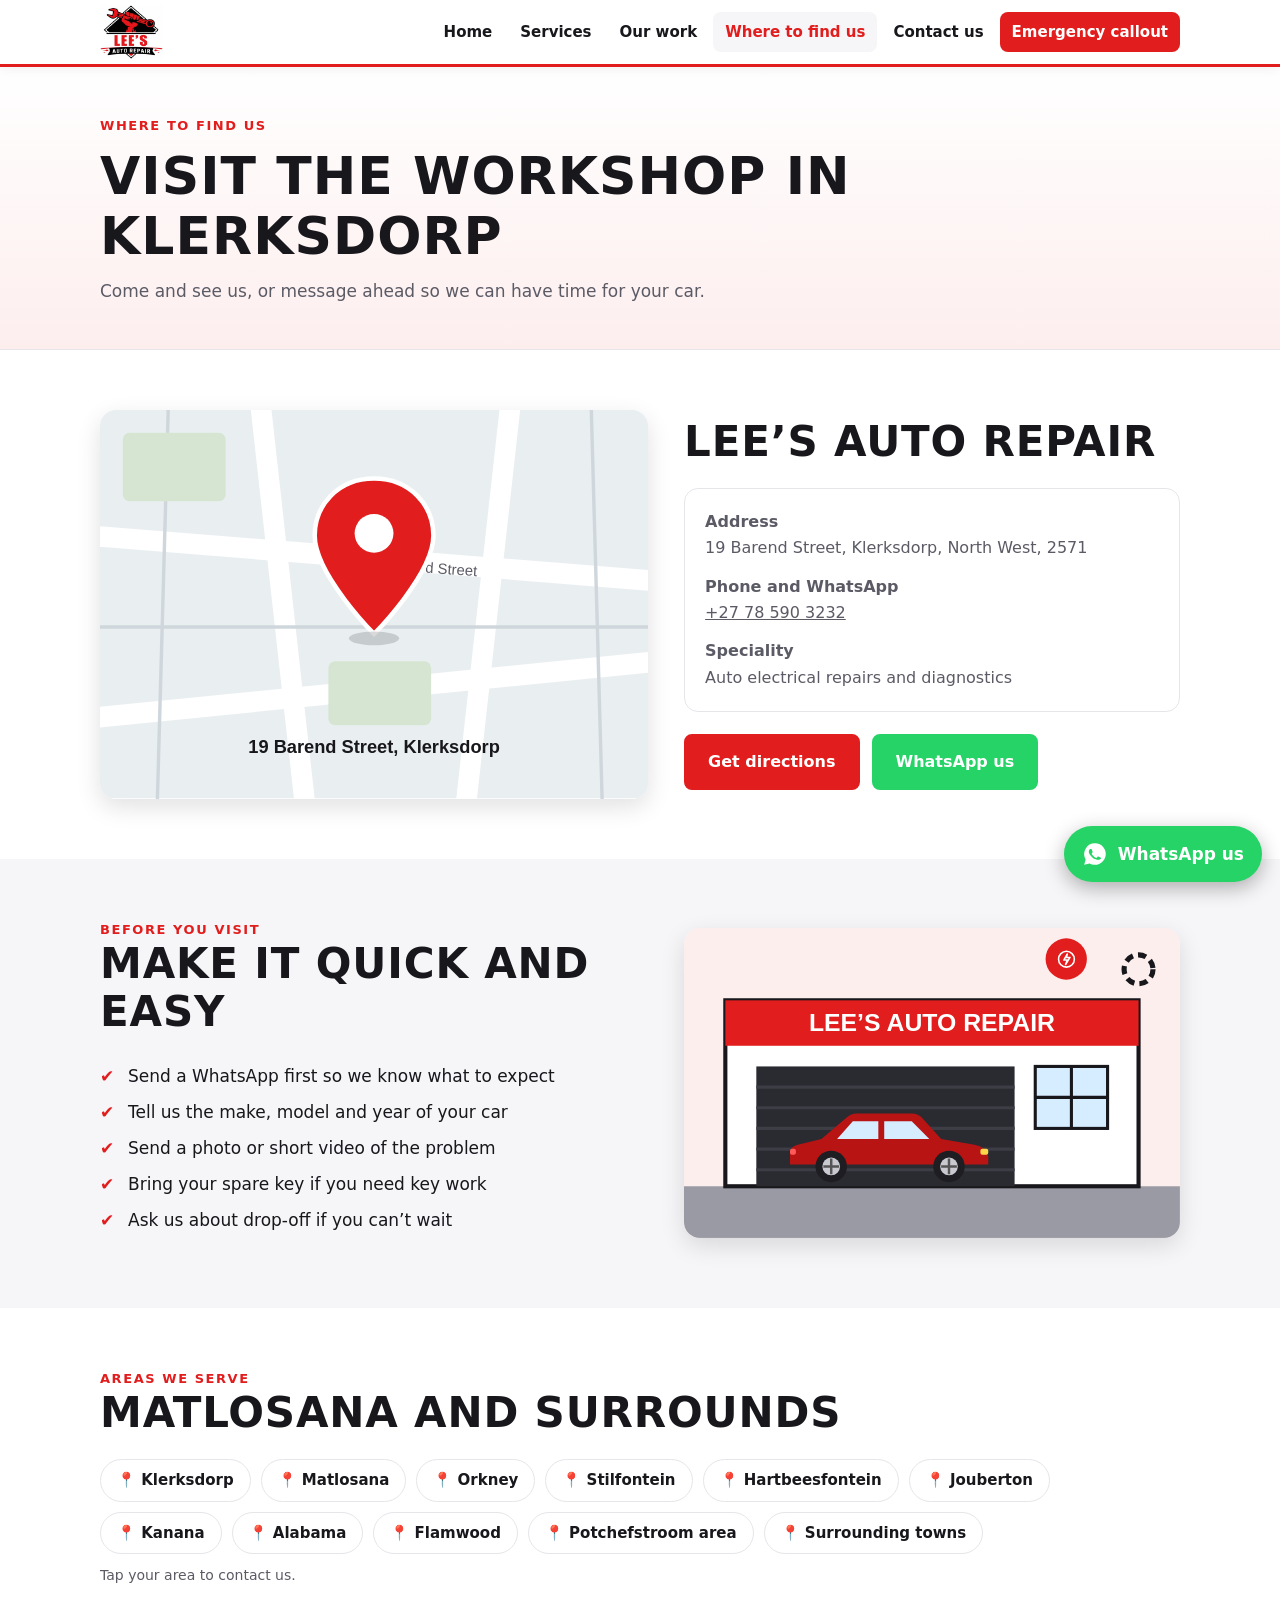
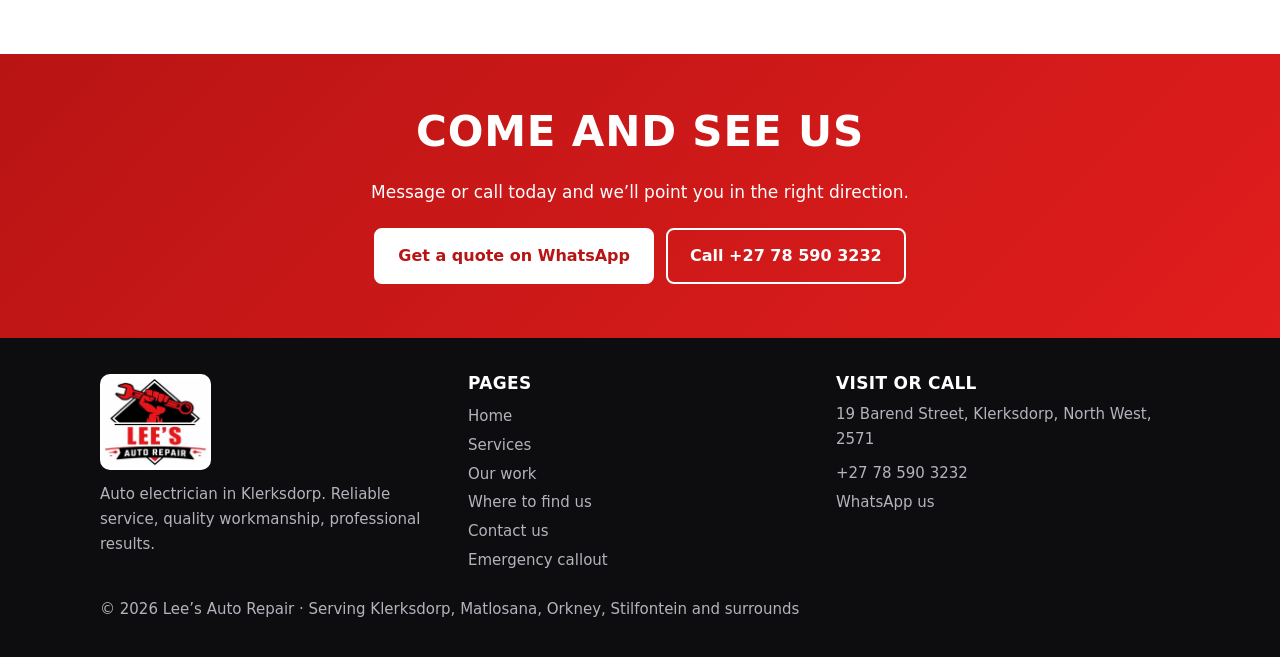
<file: find-us.html>
<!DOCTYPE html>
<html lang="en-ZA"><head><meta charset="utf-8">
<meta name="viewport" content="width=device-width, initial-scale=1, viewport-fit=cover">
<title>Where to Find Us | Lee’s Auto Repair, 19 Barend Street, Klerksdorp</title>
<meta name="description" content="Visit Lee’s Auto Repair at 19 Barend Street, Klerksdorp, North West, 2571. Get directions, call or WhatsApp.">
<meta property="og:title" content="Where to Find Us | Lee’s Auto Repair, 19 Barend Street, Klerksdorp"><meta property="og:description" content="Visit Lee’s Auto Repair at 19 Barend Street, Klerksdorp, North West, 2571. Get directions, call or WhatsApp."><meta property="og:type" content="website">
<meta name="theme-color" content="#e11d1d">
<link rel="icon" type="image/png" href="favicon.png"><link rel="apple-touch-icon" href="favicon.png">
<link rel="stylesheet" href="style.css">
</head><body>
<a class="skip" href="#main">Skip to content</a>
<header class="n"><div class="w"><a class="logo" href="index.html" aria-label="Lee’s Auto Repair home"><img src="logo.jpg" width="420" height="360" alt="Lee’s Auto Repair logo"></a>
<div class="hb"><a class="hc" href="tel:+27785903232" aria-label="Call Lee">📞 Call</a><button class="burger" id="bg" aria-label="Open menu" aria-expanded="false" aria-controls="mn">☰ Menu</button></div>
<nav class="menu" id="mn" aria-label="Main"><a href="index.html">Home</a><a href="services.html">Services</a><a href="work.html">Our work</a><a href="find-us.html" class="on" aria-current="page">Where to find us</a><a href="contact.html">Contact us</a><a href="emergency.html" class="em">Emergency callout</a></nav></div></header>
<main id="main">
<div class="page-h"><div class="w"><div class="eyebrow">Where to find us</div><h1>Visit the workshop in Klerksdorp</h1><p class="lead">Come and see us, or message ahead so we can have time for your car.</p></div></div><section><div class="w two"><div class="art"><svg viewBox="0 0 480 340" role="img" aria-label="Map of the shop location"><rect width="480" height="340" fill="#e9eef1"/><g stroke="#fff" stroke-width="18" fill="none"><path d="M-10 110L490 150"/><path d="M140-10L180 350"/><path d="M-10 270L490 220"/><path d="M360-10L320 350"/></g><g stroke="#d0d7dc" stroke-width="3" fill="none"><path d="M-10 190H490"/><path d="M60-10L50 350"/><path d="M430-10L440 350"/></g><rect x="200" y="220" width="90" height="56" rx="6" fill="#d6e5d2"/><rect x="20" y="20" width="90" height="60" rx="6" fill="#d6e5d2"/><text x="250" y="140" font-family="Arial" font-size="13" fill="#5b5b66" transform="rotate(4 250 140)">Barend Street</text><g class="fl"><path d="M240 60c-32 0-52 24-52 50 0 34 52 86 52 86s52-52 52-86c0-26-20-50-52-50z" fill="#e11d1d" stroke="#fff" stroke-width="4"/><circle cx="240" cy="108" r="17" fill="#fff"/></g><ellipse cx="240" cy="200" rx="22" ry="6" fill="#000" opacity=".15" class="pl"/><text x="240" y="300" text-anchor="middle" font-family="Arial" font-weight="700" font-size="16" fill="#17171c">19 Barend Street, Klerksdorp</text></svg></div><div><h2>Lee’s Auto Repair</h2><div class="box"><p><b>Address</b><br>19 Barend Street, Klerksdorp, North West, 2571</p><p style="margin-top:12px"><b>Phone and WhatsApp</b><br><a href="tel:+27785903232">+27 78 590 3232</a></p><p style="margin-top:12px"><b>Speciality</b><br>Auto electrical repairs and diagnostics</p></div><div class="row"><a class="btn" href="https://www.google.com/maps/search/?api=1&query=19+Barend+Street+Klerksdorp+2571" target="_blank" rel="noopener">Get directions</a><a class="btn g" href="https://wa.me/27785903232?text=Hi%20Lee%2C%20I%27m%20on%20my%20way." target="_blank" rel="noopener">WhatsApp us</a></div></div></div></section>
<section class="alt"><div class="w two"><div><div class="eyebrow">Before you visit</div><h2>Make it quick and easy</h2><ul class="list"><li>Send a WhatsApp first so we know what to expect</li><li>Tell us the make, model and year of your car</li><li>Send a photo or short video of the problem</li><li>Bring your spare key if you need key work</li><li>Ask us about drop-off if you can’t wait</li></ul></div><div class="art"><svg viewBox="0 0 480 300" role="img" aria-label="Illustration of the workshop"><rect width="480" height="300" fill="#fdeeee"/><rect y="250" width="480" height="50" fill="#9a9aa4"/><rect x="40" y="70" width="400" height="180" fill="#fff" stroke="#17171c" stroke-width="4"/><rect x="40" y="70" width="400" height="44" fill="#e11d1d"/><text x="240" y="100" text-anchor="middle" font-family="Arial Narrow,Arial" font-weight="800" font-size="24" fill="#fff">LEE’S AUTO REPAIR</text><rect x="70" y="134" width="250" height="116" fill="#2a2a31"/><g stroke="#3d3d46" stroke-width="3"><path d="M70 154H320M70 174H320M70 194H320M70 214H320M70 234H320"/></g><g transform="translate(95 170) scale(.95)"><g><path d="M8 62V50q0-6 8-8l24-6 26-22q4-4 10-4h56q6 0 10 4l20 22 34 6q12 2 14 12v8z" fill="#b91414"/><path d="M72 18h26v18H56zM104 18h28l18 18h-46z" fill="#d6ecff"/><rect x="202" y="46" width="8" height="6" rx="2" fill="#ffd54a"/><rect x="8" y="46" width="6" height="6" rx="2" fill="#ff5a5a"/><g transform="translate(50 64)"><circle r="16" fill="#1d1d22"/><circle r="9" fill="#c9c9d0"/><g class="sp"><path d="M0-8V8M-8 0H8" stroke="#555" stroke-width="2.5"/></g></g><g transform="translate(170 64)"><circle r="16" fill="#1d1d22"/><circle r="9" fill="#c9c9d0"/><g class="sp"><path d="M0-8V8M-8 0H8" stroke="#555" stroke-width="2.5"/></g></g></g></g><rect x="340" y="134" width="70" height="60" fill="#d6ecff" stroke="#17171c" stroke-width="3"/><path d="M340 164h70M375 134v60" stroke="#17171c" stroke-width="3"/><g class="fl"><g transform="translate(370 30)"><circle r="20" fill="#e11d1d" class="pl"/><g transform="translate(-10 -10) scale(.85)" fill="none" stroke="#fff" stroke-width="1.8" stroke-linecap="round" stroke-linejoin="round"><circle cx="12" cy="12" r="9"/><path d="M13 6l-4 7h4l-2 5 5-8h-4z"/></g></g></g><g class="sp slow" transform="translate(440 40)"><circle r="14" fill="none" stroke="#17171c" stroke-width="5" stroke-dasharray="8 5"/></g></svg></div></div></section>
<section><div class="w"><div class="eyebrow">Areas we serve</div><h2>Matlosana and surrounds</h2><div class="tags"><a href="contact.html" title="Contact us about Klerksdorp">📍 Klerksdorp</a><a href="contact.html" title="Contact us about Matlosana">📍 Matlosana</a><a href="contact.html" title="Contact us about Orkney">📍 Orkney</a><a href="contact.html" title="Contact us about Stilfontein">📍 Stilfontein</a><a href="contact.html" title="Contact us about Hartbeesfontein">📍 Hartbeesfontein</a><a href="contact.html" title="Contact us about Jouberton">📍 Jouberton</a><a href="contact.html" title="Contact us about Kanana">📍 Kanana</a><a href="contact.html" title="Contact us about Alabama">📍 Alabama</a><a href="contact.html" title="Contact us about Flamwood">📍 Flamwood</a><a href="contact.html" title="Contact us about Potchefstroom area">📍 Potchefstroom area</a><a href="contact.html" title="Contact us about Surrounding towns">📍 Surrounding towns</a></div><p class="tn">Tap your area to contact us.</p></div></section><section class="cta"><div class="w"><h2>Come and see us</h2><p>Message or call today and we’ll point you in the right direction.</p><div class="row" style="justify-content:center"><a class="btn" href="https://wa.me/27785903232?text=Hi%20Lee%2C%20I%20need%20a%20quote." target="_blank" rel="noopener">Get a quote on WhatsApp</a><a class="btn o" href="tel:+27785903232">Call +27 78 590 3232</a></div></div></section>
</main>
<footer><div class="w"><div class="f">
<div><img class="lf" src="logo.jpg" width="420" height="360" alt="Lee’s Auto Repair logo" loading="lazy"><p>Auto electrician in Klerksdorp. Reliable service, quality workmanship, professional results.</p></div>
<div><h3>Pages</h3><a href="index.html">Home</a><a href="services.html">Services</a><a href="work.html">Our work</a><a href="find-us.html">Where to find us</a><a href="contact.html">Contact us</a><a href="emergency.html">Emergency callout</a></div>
<div><h3>Visit or call</h3><p>19 Barend Street, Klerksdorp, North West, 2571</p><a href="tel:+27785903232">+27 78 590 3232</a><a href="https://wa.me/27785903232" target="_blank" rel="noopener">WhatsApp us</a></div></div>
<p style="margin-top:22px">© <span id="yr">2026</span> Lee’s Auto Repair · Serving Klerksdorp, Matlosana, Orkney, Stilfontein and surrounds</p></div></footer>
<a class="wa" href="https://wa.me/27785903232?text=Hi%20Lee%2C%20I%20found%20you%20on%20your%20website." target="_blank" rel="noopener" aria-label="Chat on WhatsApp"><svg viewBox="0 0 24 24" aria-hidden="true"><path d="M12 2a10 10 0 0 0-8.6 15.1L2 22l5-1.3A10 10 0 1 0 12 2zm5.2 14.2c-.2.6-1.3 1.2-1.8 1.2-.5.1-1 .2-3.3-.7-2.8-1.1-4.5-3.9-4.7-4.1-.1-.2-1.1-1.4-1.1-2.7s.7-1.9.9-2.2c.2-.3.5-.3.7-.3h.5c.2 0 .4 0 .6.5l.8 2c.1.2.1.4 0 .5l-.3.5-.4.4c-.1.2-.3.3-.1.6.2.3.8 1.3 1.7 2.1 1.1 1 2.1 1.3 2.4 1.5.3.1.5.1.6-.1l.8-1c.2-.2.4-.2.6-.1l1.9.9c.3.1.5.2.5.3.1.2.1.8-.1 1.3z"/></svg><span>WhatsApp us</span></a>
<script src="main.js" defer></script>
</body></html>
</file>
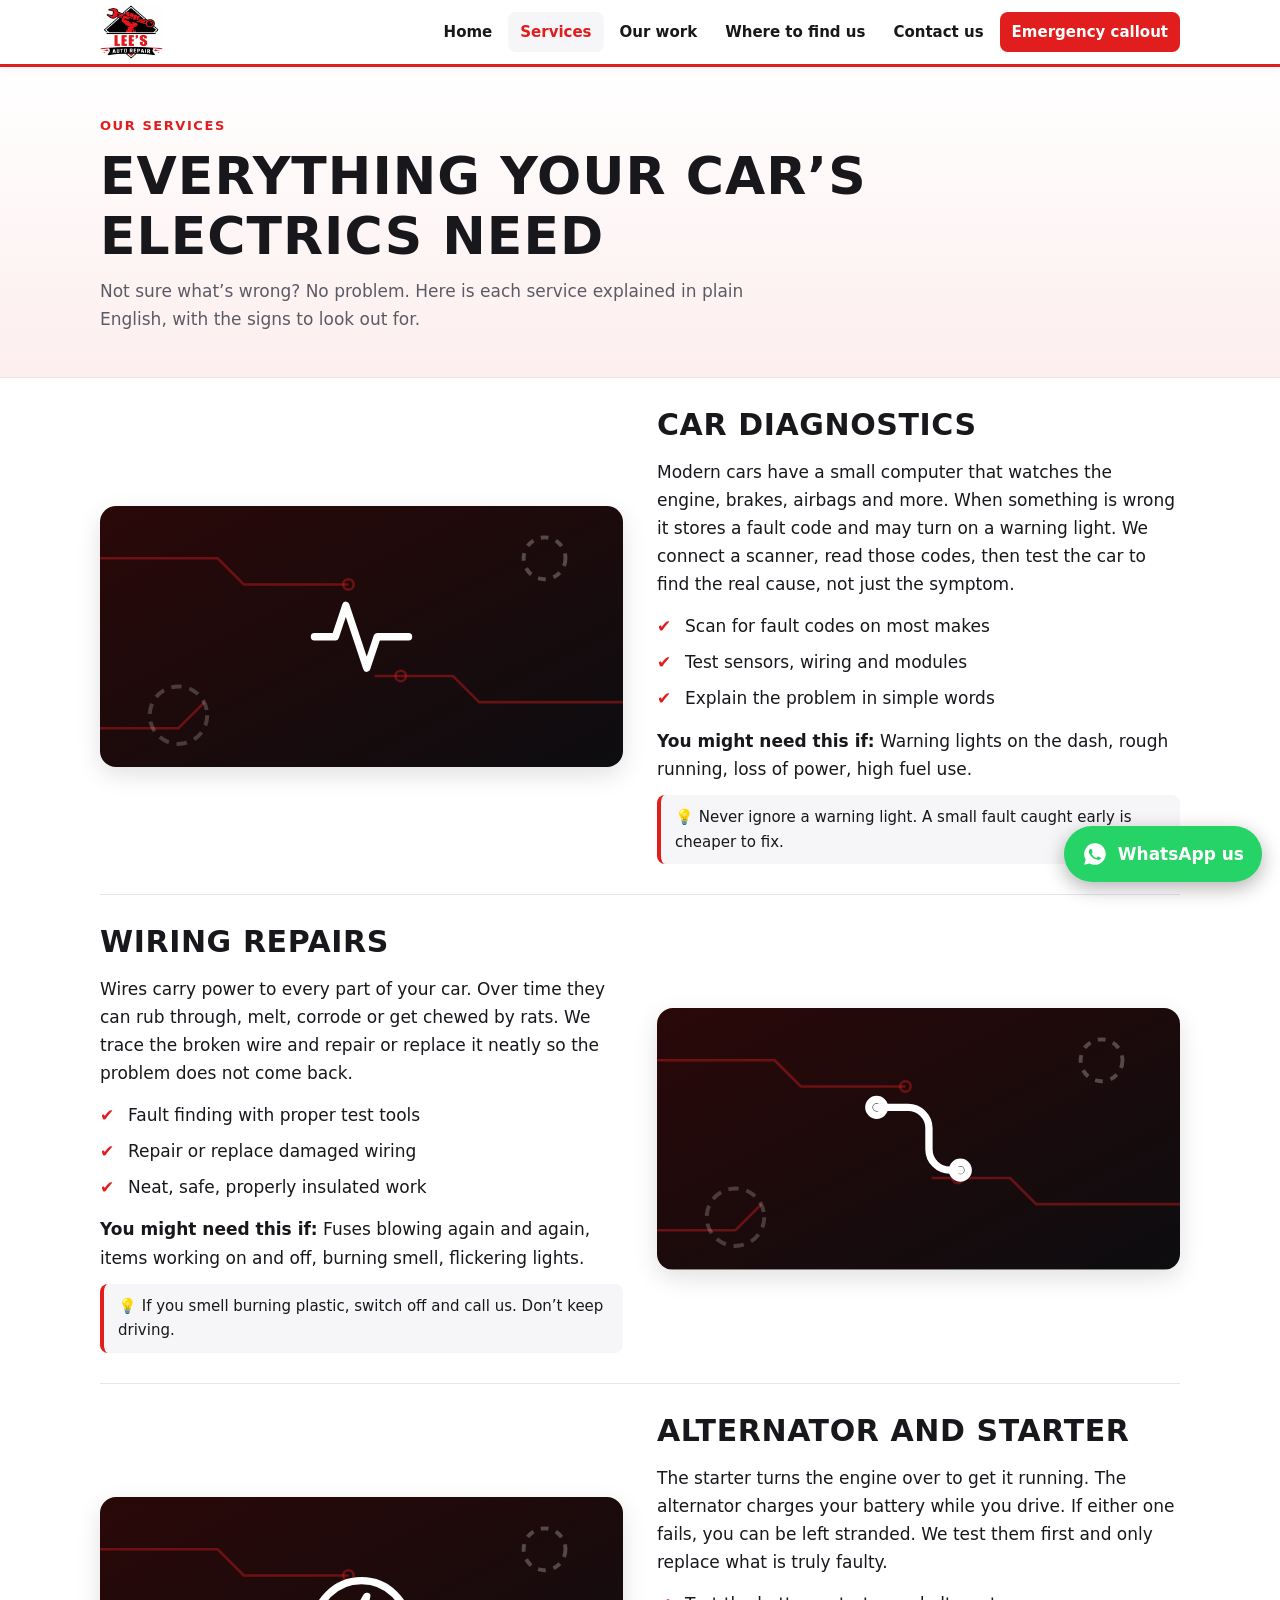
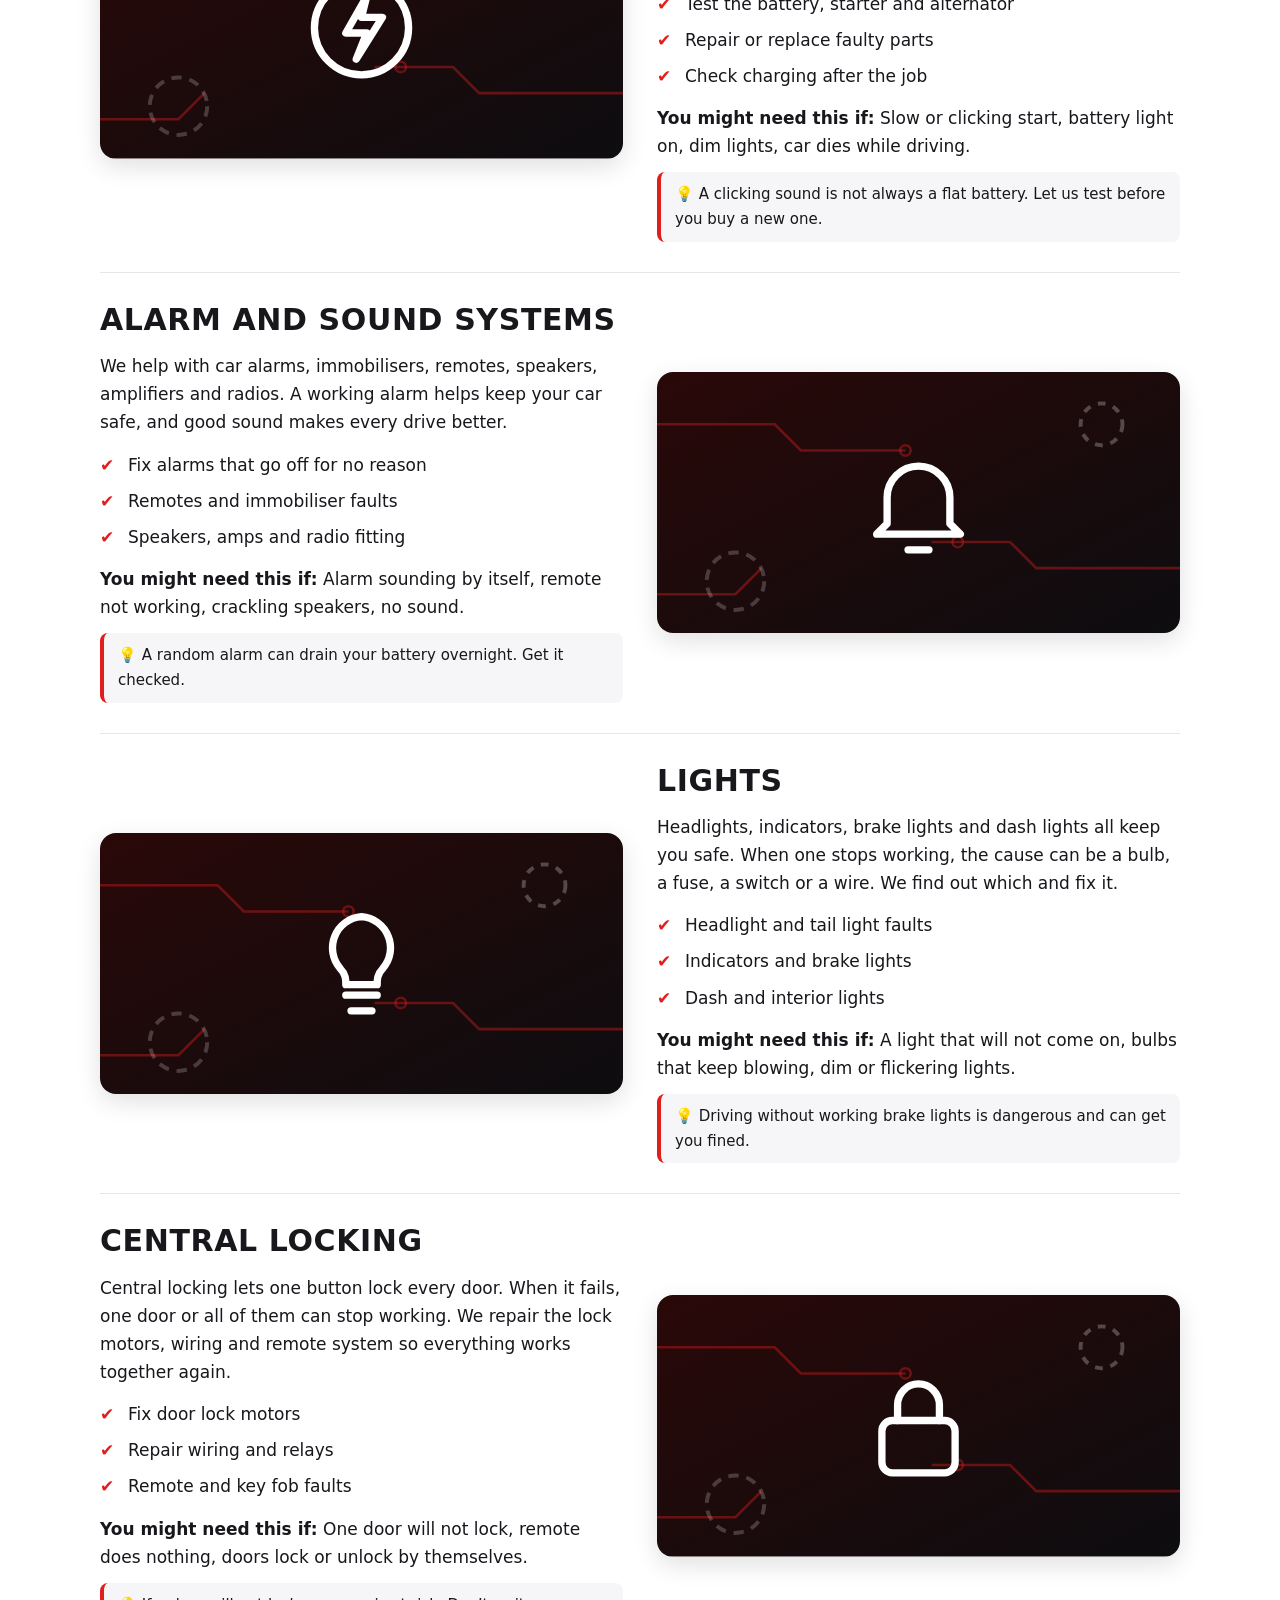
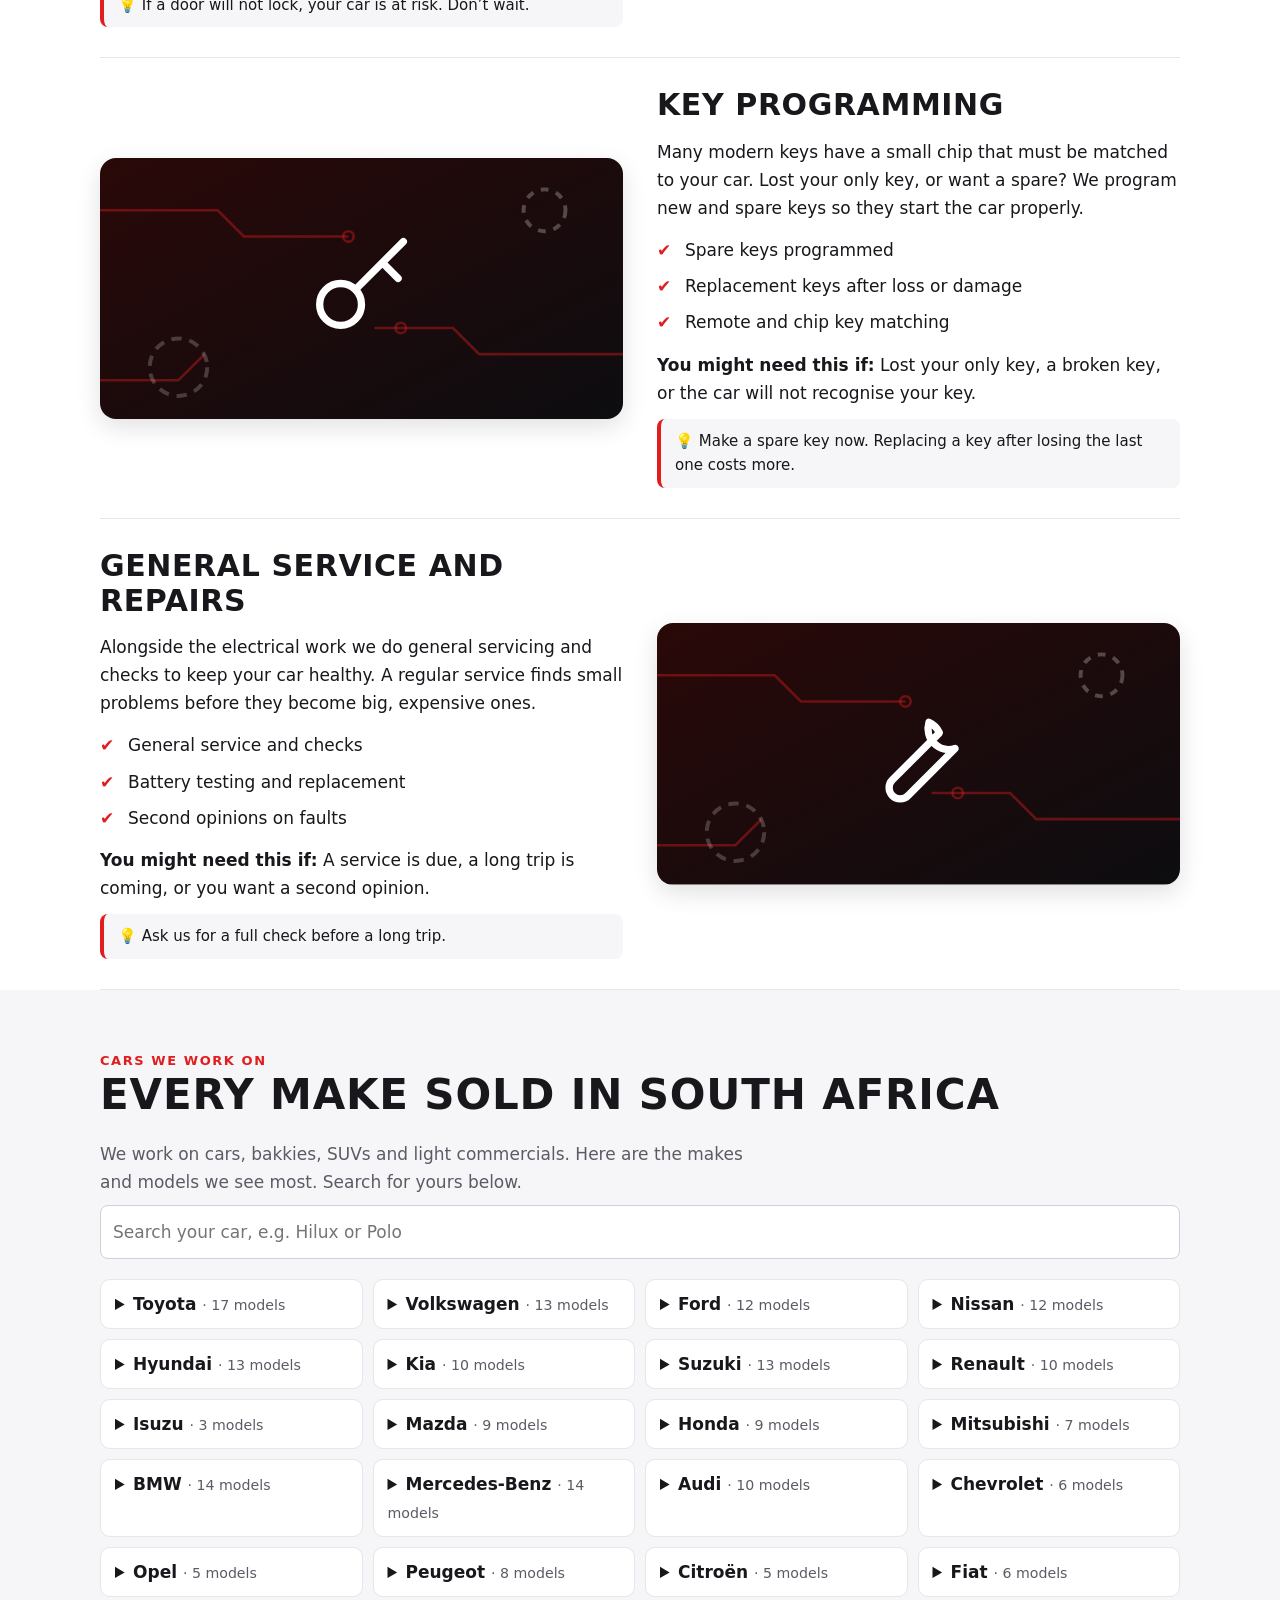
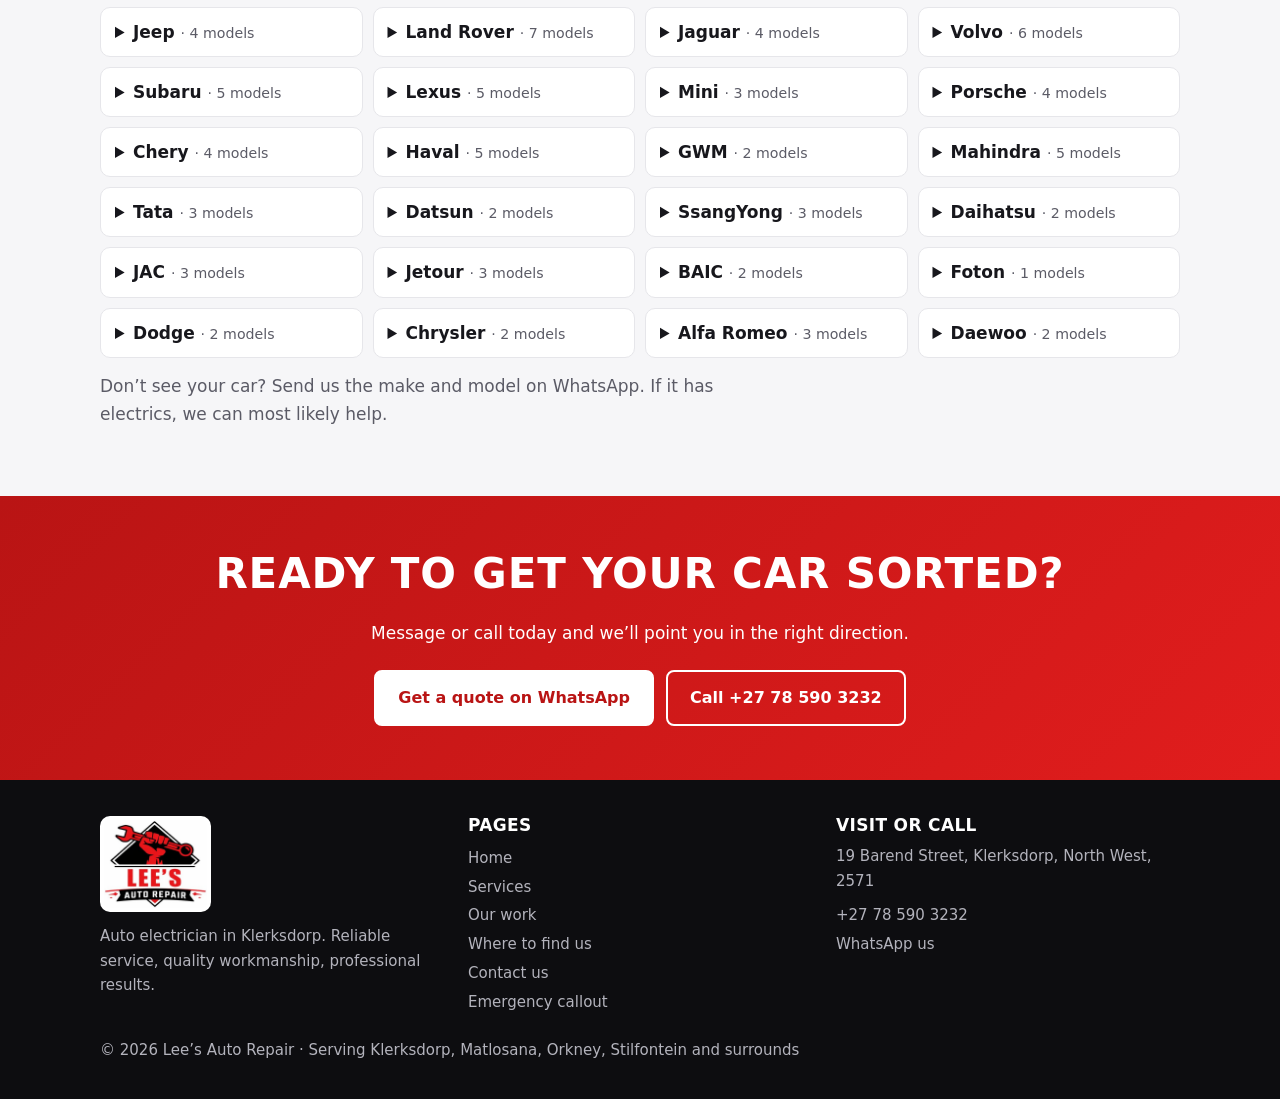
<file: services.html>
<!DOCTYPE html>
<html lang="en-ZA"><head><meta charset="utf-8">
<meta name="viewport" content="width=device-width, initial-scale=1, viewport-fit=cover">
<title>Auto Electrical Services | Lee’s Auto Repair, Klerksdorp</title>
<meta name="description" content="Diagnostics, wiring repairs, alternator and starter, alarms, lights, central locking and key programming in Klerksdorp. See every car make we work on.">
<meta property="og:title" content="Auto Electrical Services | Lee’s Auto Repair, Klerksdorp"><meta property="og:description" content="Diagnostics, wiring repairs, alternator and starter, alarms, lights, central locking and key programming in Klerksdorp. See every car make we work on."><meta property="og:type" content="website">
<meta name="theme-color" content="#e11d1d">
<link rel="icon" type="image/png" href="favicon.png"><link rel="apple-touch-icon" href="favicon.png">
<link rel="stylesheet" href="style.css">
</head><body>
<a class="skip" href="#main">Skip to content</a>
<header class="n"><div class="w"><a class="logo" href="index.html" aria-label="Lee’s Auto Repair home"><img src="logo.jpg" width="420" height="360" alt="Lee’s Auto Repair logo"></a>
<div class="hb"><a class="hc" href="tel:+27785903232" aria-label="Call Lee">📞 Call</a><button class="burger" id="bg" aria-label="Open menu" aria-expanded="false" aria-controls="mn">☰ Menu</button></div>
<nav class="menu" id="mn" aria-label="Main"><a href="index.html">Home</a><a href="services.html" class="on" aria-current="page">Services</a><a href="work.html">Our work</a><a href="find-us.html">Where to find us</a><a href="contact.html">Contact us</a><a href="emergency.html" class="em">Emergency callout</a></nav></div></header>
<main id="main">
<div class="page-h"><div class="w"><div class="eyebrow">Our services</div><h1>Everything your car’s electrics need</h1><p class="lead">Not sure what’s wrong? No problem. Here is each service explained in plain English, with the signs to look out for.</p></div></div><div class="w"><div class="svc"><div class="art"><svg viewBox="0 0 400 200" role="img" aria-hidden="true"><defs><linearGradient id="g8" x1="0" y1="0" x2="1" y2="1"><stop offset="0" stop-color="#2a0808"/><stop offset="1" stop-color="#0d0d10"/></linearGradient></defs><rect width="400" height="200" fill="url(#g8)"/><g stroke="#e11d1d" stroke-opacity=".4" fill="none" stroke-width="2" class="fl"><path d="M0 40h90l20 20h80M400 150h-110l-20-20h-60M0 170h60l20-20"/><circle cx="190" cy="60" r="4"/><circle cx="230" cy="130" r="4"/></g><circle cx="340" cy="40" r="16" fill="none" stroke="#fff" stroke-opacity=".25" stroke-width="3" stroke-dasharray="6 6" class="sp slow"/><circle cx="60" cy="160" r="22" fill="none" stroke="#fff" stroke-opacity=".2" stroke-width="3" stroke-dasharray="8 6" class="sp slow" style="animation-direction:reverse"/><g class="pl"><g transform="translate(152 52) scale(4)" fill="none" stroke="#fff" stroke-width="1.4" stroke-linecap="round" stroke-linejoin="round"><path d="M3 12h4l2-6 4 12 2-6h6"/></g></g></svg></div><div><h2 style="font-size:30px">Car diagnostics</h2><p>Modern cars have a small computer that watches the engine, brakes, airbags and more. When something is wrong it stores a fault code and may turn on a warning light. We connect a scanner, read those codes, then test the car to find the real cause, not just the symptom.</p><ul><li>Scan for fault codes on most makes</li><li>Test sensors, wiring and modules</li><li>Explain the problem in simple words</li></ul><p><b>You might need this if:</b> Warning lights on the dash, rough running, loss of power, high fuel use.</p><div class="tip">💡 Never ignore a warning light. A small fault caught early is cheaper to fix.</div></div></div><div class="svc"><div class="art"><svg viewBox="0 0 400 200" role="img" aria-hidden="true"><defs><linearGradient id="g9" x1="0" y1="0" x2="1" y2="1"><stop offset="0" stop-color="#2a0808"/><stop offset="1" stop-color="#0d0d10"/></linearGradient></defs><rect width="400" height="200" fill="url(#g9)"/><g stroke="#e11d1d" stroke-opacity=".4" fill="none" stroke-width="2" class="fl"><path d="M0 40h90l20 20h80M400 150h-110l-20-20h-60M0 170h60l20-20"/><circle cx="190" cy="60" r="4"/><circle cx="230" cy="130" r="4"/></g><circle cx="340" cy="40" r="16" fill="none" stroke="#fff" stroke-opacity=".25" stroke-width="3" stroke-dasharray="6 6" class="sp slow"/><circle cx="60" cy="160" r="22" fill="none" stroke="#fff" stroke-opacity=".2" stroke-width="3" stroke-dasharray="8 6" class="sp slow" style="animation-direction:reverse"/><g class="pl"><g transform="translate(152 52) scale(4)" fill="none" stroke="#fff" stroke-width="1.4" stroke-linecap="round" stroke-linejoin="round"><path d="M4 6h6a4 4 0 0 1 4 4v4a4 4 0 0 0 4 4h2"/><circle cx="4" cy="6" r="1.5"/><circle cx="20" cy="18" r="1.5"/></g></g></svg></div><div><h2 style="font-size:30px">Wiring repairs</h2><p>Wires carry power to every part of your car. Over time they can rub through, melt, corrode or get chewed by rats. We trace the broken wire and repair or replace it neatly so the problem does not come back.</p><ul><li>Fault finding with proper test tools</li><li>Repair or replace damaged wiring</li><li>Neat, safe, properly insulated work</li></ul><p><b>You might need this if:</b> Fuses blowing again and again, items working on and off, burning smell, flickering lights.</p><div class="tip">💡 If you smell burning plastic, switch off and call us. Don’t keep driving.</div></div></div><div class="svc"><div class="art"><svg viewBox="0 0 400 200" role="img" aria-hidden="true"><defs><linearGradient id="g10" x1="0" y1="0" x2="1" y2="1"><stop offset="0" stop-color="#2a0808"/><stop offset="1" stop-color="#0d0d10"/></linearGradient></defs><rect width="400" height="200" fill="url(#g10)"/><g stroke="#e11d1d" stroke-opacity=".4" fill="none" stroke-width="2" class="fl"><path d="M0 40h90l20 20h80M400 150h-110l-20-20h-60M0 170h60l20-20"/><circle cx="190" cy="60" r="4"/><circle cx="230" cy="130" r="4"/></g><circle cx="340" cy="40" r="16" fill="none" stroke="#fff" stroke-opacity=".25" stroke-width="3" stroke-dasharray="6 6" class="sp slow"/><circle cx="60" cy="160" r="22" fill="none" stroke="#fff" stroke-opacity=".2" stroke-width="3" stroke-dasharray="8 6" class="sp slow" style="animation-direction:reverse"/><g class="pl"><g transform="translate(152 52) scale(4)" fill="none" stroke="#fff" stroke-width="1.4" stroke-linecap="round" stroke-linejoin="round"><circle cx="12" cy="12" r="9"/><path d="M13 6l-4 7h4l-2 5 5-8h-4z"/></g></g></svg></div><div><h2 style="font-size:30px">Alternator and starter</h2><p>The starter turns the engine over to get it running. The alternator charges your battery while you drive. If either one fails, you can be left stranded. We test them first and only replace what is truly faulty.</p><ul><li>Test the battery, starter and alternator</li><li>Repair or replace faulty parts</li><li>Check charging after the job</li></ul><p><b>You might need this if:</b> Slow or clicking start, battery light on, dim lights, car dies while driving.</p><div class="tip">💡 A clicking sound is not always a flat battery. Let us test before you buy a new one.</div></div></div><div class="svc"><div class="art"><svg viewBox="0 0 400 200" role="img" aria-hidden="true"><defs><linearGradient id="g11" x1="0" y1="0" x2="1" y2="1"><stop offset="0" stop-color="#2a0808"/><stop offset="1" stop-color="#0d0d10"/></linearGradient></defs><rect width="400" height="200" fill="url(#g11)"/><g stroke="#e11d1d" stroke-opacity=".4" fill="none" stroke-width="2" class="fl"><path d="M0 40h90l20 20h80M400 150h-110l-20-20h-60M0 170h60l20-20"/><circle cx="190" cy="60" r="4"/><circle cx="230" cy="130" r="4"/></g><circle cx="340" cy="40" r="16" fill="none" stroke="#fff" stroke-opacity=".25" stroke-width="3" stroke-dasharray="6 6" class="sp slow"/><circle cx="60" cy="160" r="22" fill="none" stroke="#fff" stroke-opacity=".2" stroke-width="3" stroke-dasharray="8 6" class="sp slow" style="animation-direction:reverse"/><g class="pl"><g transform="translate(152 52) scale(4)" fill="none" stroke="#fff" stroke-width="1.4" stroke-linecap="round" stroke-linejoin="round"><path d="M6 16v-5a6 6 0 0 1 12 0v5l2 2H4z"/><path d="M10 21h4"/></g></g></svg></div><div><h2 style="font-size:30px">Alarm and sound systems</h2><p>We help with car alarms, immobilisers, remotes, speakers, amplifiers and radios. A working alarm helps keep your car safe, and good sound makes every drive better.</p><ul><li>Fix alarms that go off for no reason</li><li>Remotes and immobiliser faults</li><li>Speakers, amps and radio fitting</li></ul><p><b>You might need this if:</b> Alarm sounding by itself, remote not working, crackling speakers, no sound.</p><div class="tip">💡 A random alarm can drain your battery overnight. Get it checked.</div></div></div><div class="svc"><div class="art"><svg viewBox="0 0 400 200" role="img" aria-hidden="true"><defs><linearGradient id="g12" x1="0" y1="0" x2="1" y2="1"><stop offset="0" stop-color="#2a0808"/><stop offset="1" stop-color="#0d0d10"/></linearGradient></defs><rect width="400" height="200" fill="url(#g12)"/><g stroke="#e11d1d" stroke-opacity=".4" fill="none" stroke-width="2" class="fl"><path d="M0 40h90l20 20h80M400 150h-110l-20-20h-60M0 170h60l20-20"/><circle cx="190" cy="60" r="4"/><circle cx="230" cy="130" r="4"/></g><circle cx="340" cy="40" r="16" fill="none" stroke="#fff" stroke-opacity=".25" stroke-width="3" stroke-dasharray="6 6" class="sp slow"/><circle cx="60" cy="160" r="22" fill="none" stroke="#fff" stroke-opacity=".2" stroke-width="3" stroke-dasharray="8 6" class="sp slow" style="animation-direction:reverse"/><g class="pl"><g transform="translate(152 52) scale(4)" fill="none" stroke="#fff" stroke-width="1.4" stroke-linecap="round" stroke-linejoin="round"><path d="M9 18h6M10 21h4M12 3a6 6 0 0 0-4 10c1 1 1 2 1 3h6c0-1 0-2 1-3a6 6 0 0 0-4-10z"/></g></g></svg></div><div><h2 style="font-size:30px">Lights</h2><p>Headlights, indicators, brake lights and dash lights all keep you safe. When one stops working, the cause can be a bulb, a fuse, a switch or a wire. We find out which and fix it.</p><ul><li>Headlight and tail light faults</li><li>Indicators and brake lights</li><li>Dash and interior lights</li></ul><p><b>You might need this if:</b> A light that will not come on, bulbs that keep blowing, dim or flickering lights.</p><div class="tip">💡 Driving without working brake lights is dangerous and can get you fined.</div></div></div><div class="svc"><div class="art"><svg viewBox="0 0 400 200" role="img" aria-hidden="true"><defs><linearGradient id="g13" x1="0" y1="0" x2="1" y2="1"><stop offset="0" stop-color="#2a0808"/><stop offset="1" stop-color="#0d0d10"/></linearGradient></defs><rect width="400" height="200" fill="url(#g13)"/><g stroke="#e11d1d" stroke-opacity=".4" fill="none" stroke-width="2" class="fl"><path d="M0 40h90l20 20h80M400 150h-110l-20-20h-60M0 170h60l20-20"/><circle cx="190" cy="60" r="4"/><circle cx="230" cy="130" r="4"/></g><circle cx="340" cy="40" r="16" fill="none" stroke="#fff" stroke-opacity=".25" stroke-width="3" stroke-dasharray="6 6" class="sp slow"/><circle cx="60" cy="160" r="22" fill="none" stroke="#fff" stroke-opacity=".2" stroke-width="3" stroke-dasharray="8 6" class="sp slow" style="animation-direction:reverse"/><g class="pl"><g transform="translate(152 52) scale(4)" fill="none" stroke="#fff" stroke-width="1.4" stroke-linecap="round" stroke-linejoin="round"><rect x="5" y="11" width="14" height="10" rx="2"/><path d="M8 11V8a4 4 0 0 1 8 0v3"/></g></g></svg></div><div><h2 style="font-size:30px">Central locking</h2><p>Central locking lets one button lock every door. When it fails, one door or all of them can stop working. We repair the lock motors, wiring and remote system so everything works together again.</p><ul><li>Fix door lock motors</li><li>Repair wiring and relays</li><li>Remote and key fob faults</li></ul><p><b>You might need this if:</b> One door will not lock, remote does nothing, doors lock or unlock by themselves.</p><div class="tip">💡 If a door will not lock, your car is at risk. Don’t wait.</div></div></div><div class="svc"><div class="art"><svg viewBox="0 0 400 200" role="img" aria-hidden="true"><defs><linearGradient id="g14" x1="0" y1="0" x2="1" y2="1"><stop offset="0" stop-color="#2a0808"/><stop offset="1" stop-color="#0d0d10"/></linearGradient></defs><rect width="400" height="200" fill="url(#g14)"/><g stroke="#e11d1d" stroke-opacity=".4" fill="none" stroke-width="2" class="fl"><path d="M0 40h90l20 20h80M400 150h-110l-20-20h-60M0 170h60l20-20"/><circle cx="190" cy="60" r="4"/><circle cx="230" cy="130" r="4"/></g><circle cx="340" cy="40" r="16" fill="none" stroke="#fff" stroke-opacity=".25" stroke-width="3" stroke-dasharray="6 6" class="sp slow"/><circle cx="60" cy="160" r="22" fill="none" stroke="#fff" stroke-opacity=".2" stroke-width="3" stroke-dasharray="8 6" class="sp slow" style="animation-direction:reverse"/><g class="pl"><g transform="translate(152 52) scale(4)" fill="none" stroke="#fff" stroke-width="1.4" stroke-linecap="round" stroke-linejoin="round"><circle cx="8" cy="15" r="4"/><path d="M11 12l9-9M16 7l3 3"/></g></g></svg></div><div><h2 style="font-size:30px">Key programming</h2><p>Many modern keys have a small chip that must be matched to your car. Lost your only key, or want a spare? We program new and spare keys so they start the car properly.</p><ul><li>Spare keys programmed</li><li>Replacement keys after loss or damage</li><li>Remote and chip key matching</li></ul><p><b>You might need this if:</b> Lost your only key, a broken key, or the car will not recognise your key.</p><div class="tip">💡 Make a spare key now. Replacing a key after losing the last one costs more.</div></div></div><div class="svc"><div class="art"><svg viewBox="0 0 400 200" role="img" aria-hidden="true"><defs><linearGradient id="g15" x1="0" y1="0" x2="1" y2="1"><stop offset="0" stop-color="#2a0808"/><stop offset="1" stop-color="#0d0d10"/></linearGradient></defs><rect width="400" height="200" fill="url(#g15)"/><g stroke="#e11d1d" stroke-opacity=".4" fill="none" stroke-width="2" class="fl"><path d="M0 40h90l20 20h80M400 150h-110l-20-20h-60M0 170h60l20-20"/><circle cx="190" cy="60" r="4"/><circle cx="230" cy="130" r="4"/></g><circle cx="340" cy="40" r="16" fill="none" stroke="#fff" stroke-opacity=".25" stroke-width="3" stroke-dasharray="6 6" class="sp slow"/><circle cx="60" cy="160" r="22" fill="none" stroke="#fff" stroke-opacity=".2" stroke-width="3" stroke-dasharray="8 6" class="sp slow" style="animation-direction:reverse"/><g class="pl"><g transform="translate(152 52) scale(4)" fill="none" stroke="#fff" stroke-width="1.4" stroke-linecap="round" stroke-linejoin="round"><path d="M14 6a4 4 0 0 0 5 5l-9 9a2.1 2.1 0 0 1-3-3l9-9a4 4 0 0 0-2-2z"/></g></g></svg></div><div><h2 style="font-size:30px">General service and repairs</h2><p>Alongside the electrical work we do general servicing and checks to keep your car healthy. A regular service finds small problems before they become big, expensive ones.</p><ul><li>General service and checks</li><li>Battery testing and replacement</li><li>Second opinions on faults</li></ul><p><b>You might need this if:</b> A service is due, a long trip is coming, or you want a second opinion.</p><div class="tip">💡 Ask us for a full check before a long trip.</div></div></div></div>
<section class="alt"><div class="w"><div class="eyebrow">Cars we work on</div><h2>Every make sold in South Africa</h2><p class="lead">We work on cars, bakkies, SUVs and light commercials. Here are the makes and models we see most. Search for yours below.</p><input id="cq" placeholder="Search your car, e.g. Hilux or Polo" aria-label="Search car makes and models"><div class="cars" id="cl"><details data-s="toyota hilux fortuner land cruiser prado corolla corolla cross starlet urban cruiser yaris rumion quantum avanza etios quest rav4 camry hiace"><summary>Toyota <small>· 17 models</small></summary><div class="m"><span>Hilux</span><span>Fortuner</span><span>Land Cruiser</span><span>Prado</span><span>Corolla</span><span>Corolla Cross</span><span>Starlet</span><span>Urban Cruiser</span><span>Yaris</span><span>Rumion</span><span>Quantum</span><span>Avanza</span><span>Etios</span><span>Quest</span><span>RAV4</span><span>Camry</span><span>Hiace</span></div></details><details data-s="volkswagen polo polo vivo golf t-cross t-roc tiguan touareg amarok caddy jetta passat kombi transporter"><summary>Volkswagen <small>· 13 models</small></summary><div class="m"><span>Polo</span><span>Polo Vivo</span><span>Golf</span><span>T-Cross</span><span>T-Roc</span><span>Tiguan</span><span>Touareg</span><span>Amarok</span><span>Caddy</span><span>Jetta</span><span>Passat</span><span>Kombi</span><span>Transporter</span></div></details><details data-s="ford ranger everest ecosport figo fiesta focus mondeo puma territory kuga bantam transit"><summary>Ford <small>· 12 models</small></summary><div class="m"><span>Ranger</span><span>Everest</span><span>EcoSport</span><span>Figo</span><span>Fiesta</span><span>Focus</span><span>Mondeo</span><span>Puma</span><span>Territory</span><span>Kuga</span><span>Bantam</span><span>Transit</span></div></details><details data-s="nissan np200 np300 navara magnite qashqai x-trail micra almera note juke patrol hardbody"><summary>Nissan <small>· 12 models</small></summary><div class="m"><span>NP200</span><span>NP300</span><span>Navara</span><span>Magnite</span><span>Qashqai</span><span>X-Trail</span><span>Micra</span><span>Almera</span><span>Note</span><span>Juke</span><span>Patrol</span><span>Hardbody</span></div></details><details data-s="hyundai atos i10 grand i10 i20 i30 venue creta tucson kona santa fe elantra h-1 staria"><summary>Hyundai <small>· 13 models</small></summary><div class="m"><span>Atos</span><span>i10</span><span>Grand i10</span><span>i20</span><span>i30</span><span>Venue</span><span>Creta</span><span>Tucson</span><span>Kona</span><span>Santa Fe</span><span>Elantra</span><span>H-1</span><span>Staria</span></div></details><details data-s="kia picanto rio cerato seltos sonet sportage sorento carnival soul k2700"><summary>Kia <small>· 10 models</small></summary><div class="m"><span>Picanto</span><span>Rio</span><span>Cerato</span><span>Seltos</span><span>Sonet</span><span>Sportage</span><span>Sorento</span><span>Carnival</span><span>Soul</span><span>K2700</span></div></details><details data-s="suzuki alto celerio s-presso swift dzire baleno ciaz fronx ertiga vitara jimny grand vitara super carry"><summary>Suzuki <small>· 13 models</small></summary><div class="m"><span>Alto</span><span>Celerio</span><span>S-Presso</span><span>Swift</span><span>Dzire</span><span>Baleno</span><span>Ciaz</span><span>Fronx</span><span>Ertiga</span><span>Vitara</span><span>Jimny</span><span>Grand Vitara</span><span>Super Carry</span></div></details><details data-s="renault kwid triber kiger clio sandero stepway duster captur megane kangoo"><summary>Renault <small>· 10 models</small></summary><div class="m"><span>Kwid</span><span>Triber</span><span>Kiger</span><span>Clio</span><span>Sandero</span><span>Stepway</span><span>Duster</span><span>Captur</span><span>Megane</span><span>Kangoo</span></div></details><details data-s="isuzu d-max kb mu-x"><summary>Isuzu <small>· 3 models</small></summary><div class="m"><span>D-Max</span><span>KB</span><span>MU-X</span></div></details><details data-s="mazda mazda2 mazda3 mazda6 cx-3 cx-5 cx-30 cx-60 bt-50 drifter"><summary>Mazda <small>· 9 models</small></summary><div class="m"><span>Mazda2</span><span>Mazda3</span><span>Mazda6</span><span>CX-3</span><span>CX-5</span><span>CX-30</span><span>CX-60</span><span>BT-50</span><span>Drifter</span></div></details><details data-s="honda amaze ballade brio jazz civic br-v hr-v cr-v accord"><summary>Honda <small>· 9 models</small></summary><div class="m"><span>Amaze</span><span>Ballade</span><span>Brio</span><span>Jazz</span><span>Civic</span><span>BR-V</span><span>HR-V</span><span>CR-V</span><span>Accord</span></div></details><details data-s="mitsubishi triton pajero sport pajero asx outlander colt xpander"><summary>Mitsubishi <small>· 7 models</small></summary><div class="m"><span>Triton</span><span>Pajero Sport</span><span>Pajero</span><span>ASX</span><span>Outlander</span><span>Colt</span><span>Xpander</span></div></details><details data-s="bmw 1 series 2 series 3 series 4 series 5 series 7 series x1 x2 x3 x4 x5 x6 z4 m models"><summary>BMW <small>· 14 models</small></summary><div class="m"><span>1 Series</span><span>2 Series</span><span>3 Series</span><span>4 Series</span><span>5 Series</span><span>7 Series</span><span>X1</span><span>X2</span><span>X3</span><span>X4</span><span>X5</span><span>X6</span><span>Z4</span><span>M Models</span></div></details><details data-s="mercedes-benz a-class b-class c-class e-class s-class cla gla glc gle gls g-class vito sprinter x-class"><summary>Mercedes-Benz <small>· 14 models</small></summary><div class="m"><span>A-Class</span><span>B-Class</span><span>C-Class</span><span>E-Class</span><span>S-Class</span><span>CLA</span><span>GLA</span><span>GLC</span><span>GLE</span><span>GLS</span><span>G-Class</span><span>Vito</span><span>Sprinter</span><span>X-Class</span></div></details><details data-s="audi a1 a3 a4 a5 a6 q2 q3 q5 q7 tt"><summary>Audi <small>· 10 models</small></summary><div class="m"><span>A1</span><span>A3</span><span>A4</span><span>A5</span><span>A6</span><span>Q2</span><span>Q3</span><span>Q5</span><span>Q7</span><span>TT</span></div></details><details data-s="chevrolet spark aveo sonic cruze captiva utility"><summary>Chevrolet <small>· 6 models</small></summary><div class="m"><span>Spark</span><span>Aveo</span><span>Sonic</span><span>Cruze</span><span>Captiva</span><span>Utility</span></div></details><details data-s="opel corsa astra mokka crossland grandland"><summary>Opel <small>· 5 models</small></summary><div class="m"><span>Corsa</span><span>Astra</span><span>Mokka</span><span>Crossland</span><span>Grandland</span></div></details><details data-s="peugeot 107 208 2008 308 3008 5008 partner landtrek"><summary>Peugeot <small>· 8 models</small></summary><div class="m"><span>107</span><span>208</span><span>2008</span><span>308</span><span>3008</span><span>5008</span><span>Partner</span><span>Landtrek</span></div></details><details data-s="citroën c3 c3 aircross c4 c5 aircross berlingo"><summary>Citroën <small>· 5 models</small></summary><div class="m"><span>C3</span><span>C3 Aircross</span><span>C4</span><span>C5 Aircross</span><span>Berlingo</span></div></details><details data-s="fiat 500 panda punto tipo doblo fullback"><summary>Fiat <small>· 6 models</small></summary><div class="m"><span>500</span><span>Panda</span><span>Punto</span><span>Tipo</span><span>Doblo</span><span>Fullback</span></div></details><details data-s="jeep renegade compass wrangler grand cherokee"><summary>Jeep <small>· 4 models</small></summary><div class="m"><span>Renegade</span><span>Compass</span><span>Wrangler</span><span>Grand Cherokee</span></div></details><details data-s="land rover defender discovery discovery sport freelander evoque velar range rover"><summary>Land Rover <small>· 7 models</small></summary><div class="m"><span>Defender</span><span>Discovery</span><span>Discovery Sport</span><span>Freelander</span><span>Evoque</span><span>Velar</span><span>Range Rover</span></div></details><details data-s="jaguar xe xf f-pace e-pace"><summary>Jaguar <small>· 4 models</small></summary><div class="m"><span>XE</span><span>XF</span><span>F-Pace</span><span>E-Pace</span></div></details><details data-s="volvo s40 s60 v40 xc40 xc60 xc90"><summary>Volvo <small>· 6 models</small></summary><div class="m"><span>S40</span><span>S60</span><span>V40</span><span>XC40</span><span>XC60</span><span>XC90</span></div></details><details data-s="subaru impreza xv forester outback brz"><summary>Subaru <small>· 5 models</small></summary><div class="m"><span>Impreza</span><span>XV</span><span>Forester</span><span>Outback</span><span>BRZ</span></div></details><details data-s="lexus is es nx rx ux"><summary>Lexus <small>· 5 models</small></summary><div class="m"><span>IS</span><span>ES</span><span>NX</span><span>RX</span><span>UX</span></div></details><details data-s="mini cooper countryman clubman"><summary>Mini <small>· 3 models</small></summary><div class="m"><span>Cooper</span><span>Countryman</span><span>Clubman</span></div></details><details data-s="porsche macan cayenne panamera 911"><summary>Porsche <small>· 4 models</small></summary><div class="m"><span>Macan</span><span>Cayenne</span><span>Panamera</span><span>911</span></div></details><details data-s="chery tiggo 4 pro tiggo 7 pro tiggo 8 pro omoda c5"><summary>Chery <small>· 4 models</small></summary><div class="m"><span>Tiggo 4 Pro</span><span>Tiggo 7 Pro</span><span>Tiggo 8 Pro</span><span>Omoda C5</span></div></details><details data-s="haval h2 h6 jolion big dog dargo"><summary>Haval <small>· 5 models</small></summary><div class="m"><span>H2</span><span>H6</span><span>Jolion</span><span>Big Dog</span><span>Dargo</span></div></details><details data-s="gwm steed p-series"><summary>GWM <small>· 2 models</small></summary><div class="m"><span>Steed</span><span>P-Series</span></div></details><details data-s="mahindra pik up scorpio bolero xuv300 xuv700"><summary>Mahindra <small>· 5 models</small></summary><div class="m"><span>Pik Up</span><span>Scorpio</span><span>Bolero</span><span>XUV300</span><span>XUV700</span></div></details><details data-s="tata indica xenon safari"><summary>Tata <small>· 3 models</small></summary><div class="m"><span>Indica</span><span>Xenon</span><span>Safari</span></div></details><details data-s="datsun go go+"><summary>Datsun <small>· 2 models</small></summary><div class="m"><span>Go</span><span>Go+</span></div></details><details data-s="ssangyong actyon rexton musso"><summary>SsangYong <small>· 3 models</small></summary><div class="m"><span>Actyon</span><span>Rexton</span><span>Musso</span></div></details><details data-s="daihatsu terios sirion"><summary>Daihatsu <small>· 2 models</small></summary><div class="m"><span>Terios</span><span>Sirion</span></div></details><details data-s="jac t6 t8 j7"><summary>JAC <small>· 3 models</small></summary><div class="m"><span>T6</span><span>T8</span><span>J7</span></div></details><details data-s="jetour x70 x90 dashing"><summary>Jetour <small>· 3 models</small></summary><div class="m"><span>X70</span><span>X90</span><span>Dashing</span></div></details><details data-s="baic beijing x55 beijing x35"><summary>BAIC <small>· 2 models</small></summary><div class="m"><span>Beijing X55</span><span>Beijing X35</span></div></details><details data-s="foton tunland"><summary>Foton <small>· 1 models</small></summary><div class="m"><span>Tunland</span></div></details><details data-s="dodge journey nitro"><summary>Dodge <small>· 2 models</small></summary><div class="m"><span>Journey</span><span>Nitro</span></div></details><details data-s="chrysler 300c voyager"><summary>Chrysler <small>· 2 models</small></summary><div class="m"><span>300C</span><span>Voyager</span></div></details><details data-s="alfa romeo giulietta giulia stelvio"><summary>Alfa Romeo <small>· 3 models</small></summary><div class="m"><span>Giulietta</span><span>Giulia</span><span>Stelvio</span></div></details><details data-s="daewoo matiz nubira"><summary>Daewoo <small>· 2 models</small></summary><div class="m"><span>Matiz</span><span>Nubira</span></div></details></div><p class="lead" style="margin-top:14px">Don’t see your car? Send us the make and model on WhatsApp. If it has electrics, we can most likely help.</p></div></section><section class="cta"><div class="w"><h2>Ready to get your car sorted?</h2><p>Message or call today and we’ll point you in the right direction.</p><div class="row" style="justify-content:center"><a class="btn" href="https://wa.me/27785903232?text=Hi%20Lee%2C%20I%20need%20a%20quote." target="_blank" rel="noopener">Get a quote on WhatsApp</a><a class="btn o" href="tel:+27785903232">Call +27 78 590 3232</a></div></div></section>
</main>
<footer><div class="w"><div class="f">
<div><img class="lf" src="logo.jpg" width="420" height="360" alt="Lee’s Auto Repair logo" loading="lazy"><p>Auto electrician in Klerksdorp. Reliable service, quality workmanship, professional results.</p></div>
<div><h3>Pages</h3><a href="index.html">Home</a><a href="services.html">Services</a><a href="work.html">Our work</a><a href="find-us.html">Where to find us</a><a href="contact.html">Contact us</a><a href="emergency.html">Emergency callout</a></div>
<div><h3>Visit or call</h3><p>19 Barend Street, Klerksdorp, North West, 2571</p><a href="tel:+27785903232">+27 78 590 3232</a><a href="https://wa.me/27785903232" target="_blank" rel="noopener">WhatsApp us</a></div></div>
<p style="margin-top:22px">© <span id="yr">2026</span> Lee’s Auto Repair · Serving Klerksdorp, Matlosana, Orkney, Stilfontein and surrounds</p></div></footer>
<a class="wa" href="https://wa.me/27785903232?text=Hi%20Lee%2C%20I%20found%20you%20on%20your%20website." target="_blank" rel="noopener" aria-label="Chat on WhatsApp"><svg viewBox="0 0 24 24" aria-hidden="true"><path d="M12 2a10 10 0 0 0-8.6 15.1L2 22l5-1.3A10 10 0 1 0 12 2zm5.2 14.2c-.2.6-1.3 1.2-1.8 1.2-.5.1-1 .2-3.3-.7-2.8-1.1-4.5-3.9-4.7-4.1-.1-.2-1.1-1.4-1.1-2.7s.7-1.9.9-2.2c.2-.3.5-.3.7-.3h.5c.2 0 .4 0 .6.5l.8 2c.1.2.1.4 0 .5l-.3.5-.4.4c-.1.2-.3.3-.1.6.2.3.8 1.3 1.7 2.1 1.1 1 2.1 1.3 2.4 1.5.3.1.5.1.6-.1l.8-1c.2-.2.4-.2.6-.1l1.9.9c.3.1.5.2.5.3.1.2.1.8-.1 1.3z"/></svg><span>WhatsApp us</span></a>
<script src="main.js" defer></script>
</body></html>
</file>
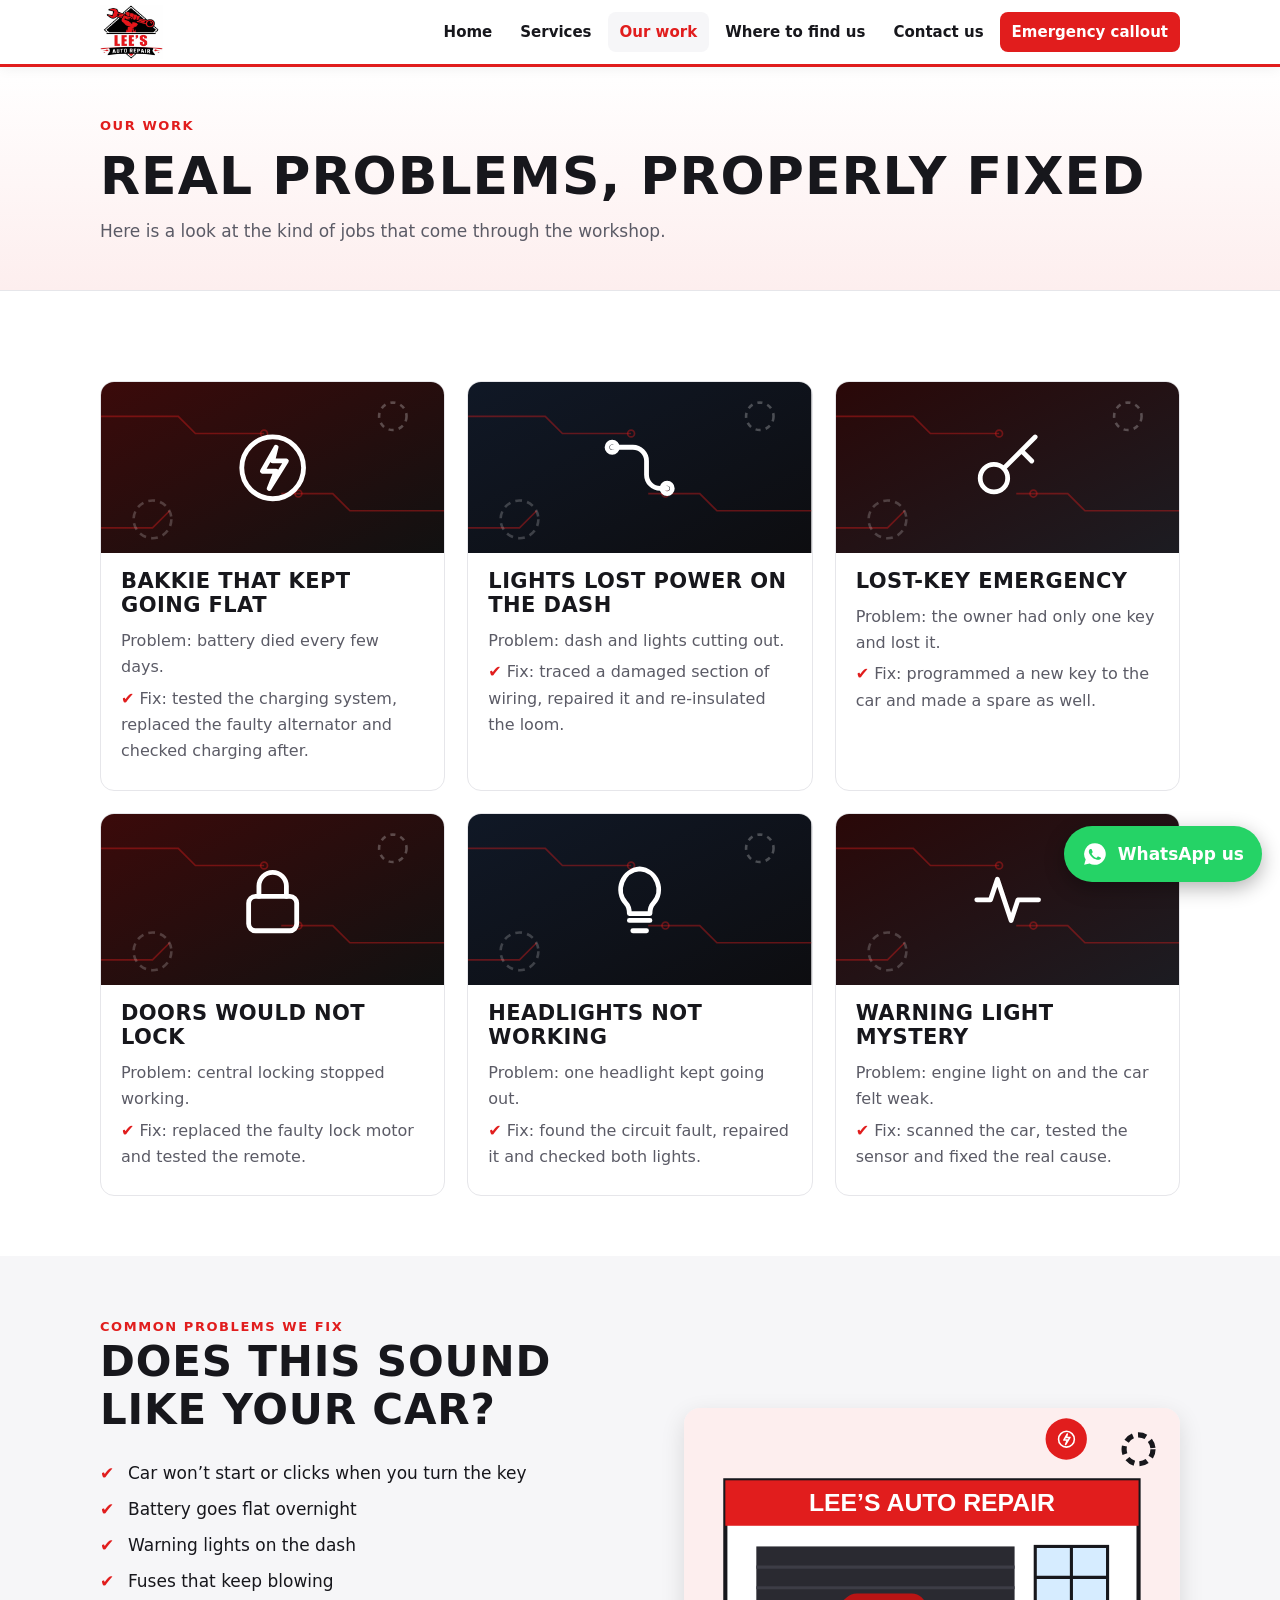
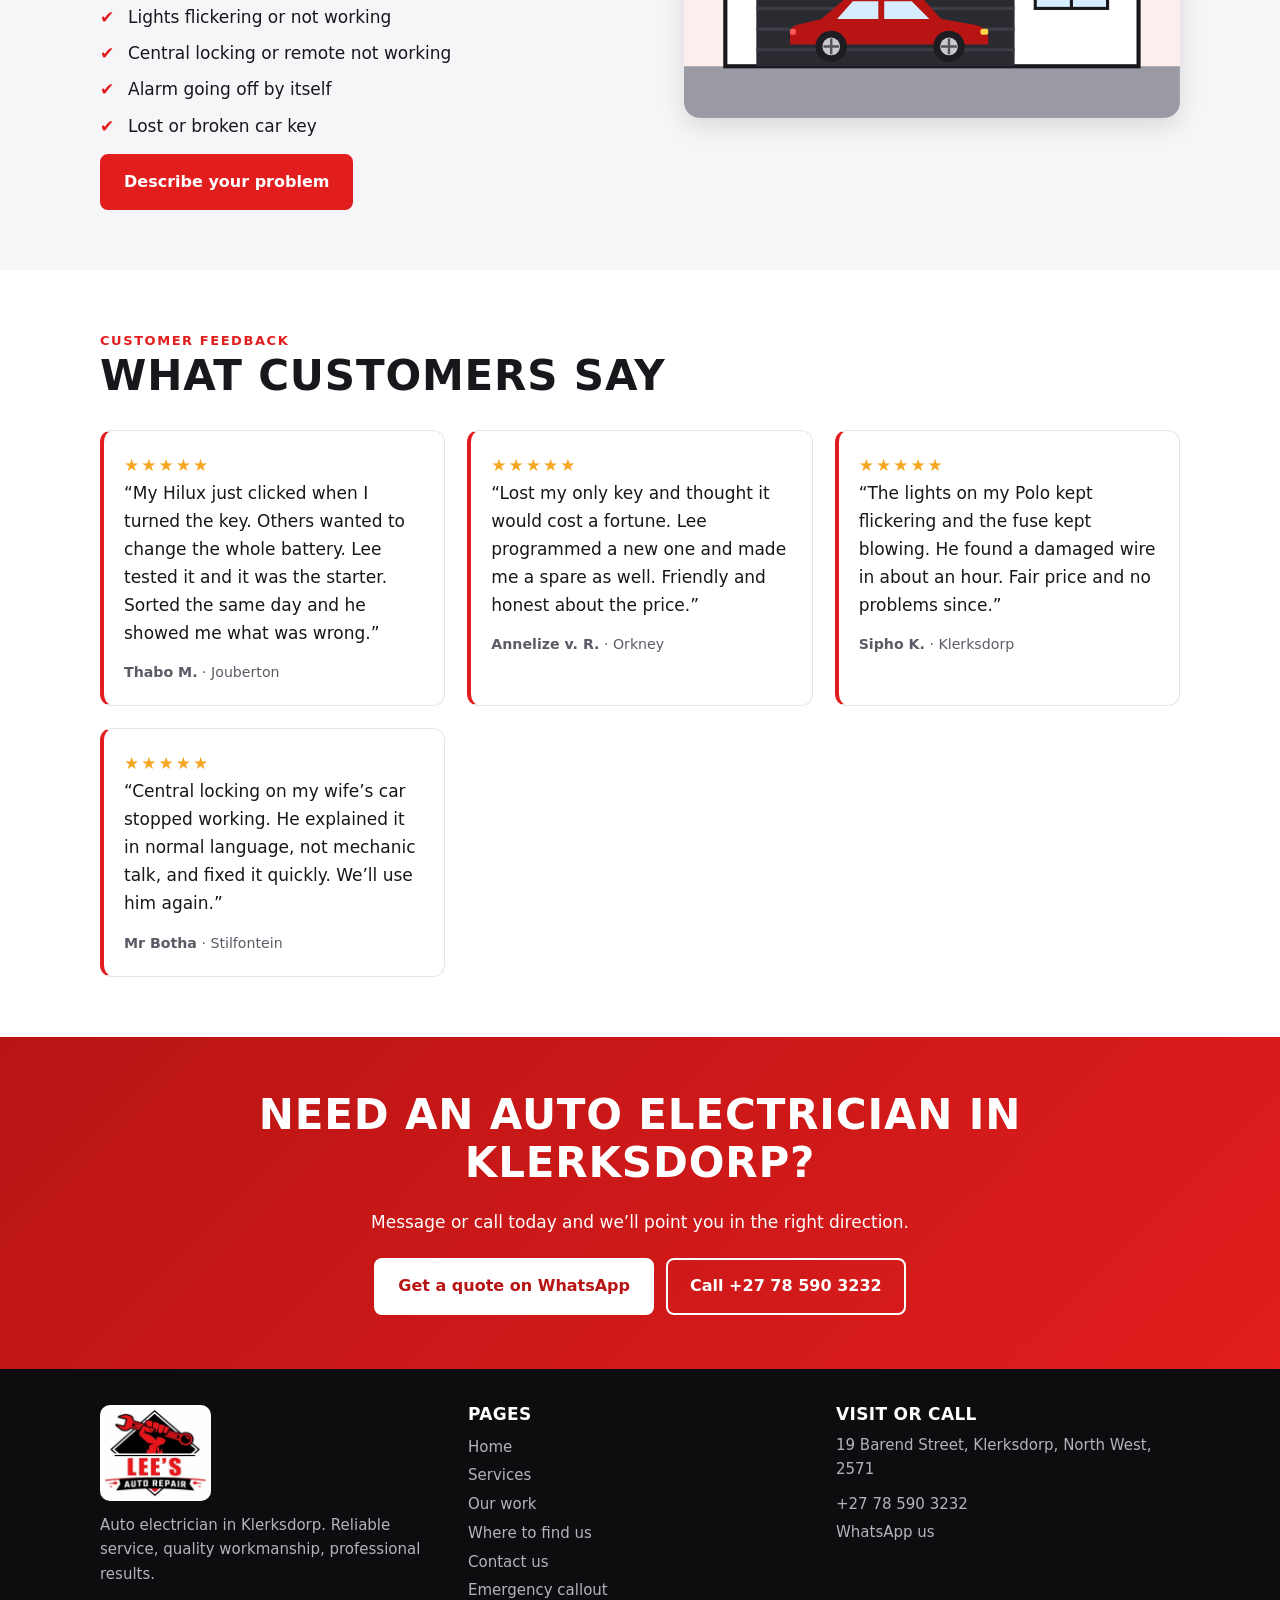
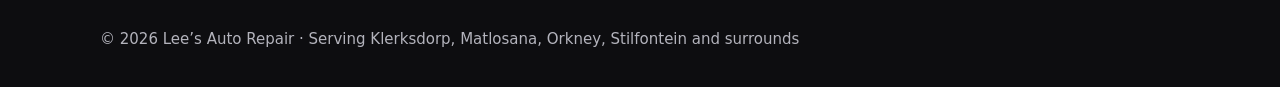
<file: work.html>
<!DOCTYPE html>
<html lang="en-ZA"><head><meta charset="utf-8">
<meta name="viewport" content="width=device-width, initial-scale=1, viewport-fit=cover">
<title>Our Work | Lee’s Auto Repair, Klerksdorp</title>
<meta name="description" content="Real auto electrical problems fixed in Klerksdorp and Matlosana, plus what customers say.">
<meta property="og:title" content="Our Work | Lee’s Auto Repair, Klerksdorp"><meta property="og:description" content="Real auto electrical problems fixed in Klerksdorp and Matlosana, plus what customers say."><meta property="og:type" content="website">
<meta name="theme-color" content="#e11d1d">
<link rel="icon" type="image/png" href="favicon.png"><link rel="apple-touch-icon" href="favicon.png">
<link rel="stylesheet" href="style.css">
</head><body>
<a class="skip" href="#main">Skip to content</a>
<header class="n"><div class="w"><a class="logo" href="index.html" aria-label="Lee’s Auto Repair home"><img src="logo.jpg" width="420" height="360" alt="Lee’s Auto Repair logo"></a>
<div class="hb"><a class="hc" href="tel:+27785903232" aria-label="Call Lee">📞 Call</a><button class="burger" id="bg" aria-label="Open menu" aria-expanded="false" aria-controls="mn">☰ Menu</button></div>
<nav class="menu" id="mn" aria-label="Main"><a href="index.html">Home</a><a href="services.html">Services</a><a href="work.html" class="on" aria-current="page">Our work</a><a href="find-us.html">Where to find us</a><a href="contact.html">Contact us</a><a href="emergency.html" class="em">Emergency callout</a></nav></div></header>
<main id="main">
<div class="page-h"><div class="w"><div class="eyebrow">Our work</div><h1>Real problems, properly fixed</h1><p class="lead">Here is a look at the kind of jobs that come through the workshop.</p></div></div><section><div class="w"><div class="grid"><div class="card"><svg viewBox="0 0 400 200" role="img" aria-hidden="true"><defs><linearGradient id="g16" x1="0" y1="0" x2="1" y2="1"><stop offset="0" stop-color="#3b0a0a"/><stop offset="1" stop-color="#111"/></linearGradient></defs><rect width="400" height="200" fill="url(#g16)"/><g stroke="#e11d1d" stroke-opacity=".4" fill="none" stroke-width="2" class="fl"><path d="M0 40h90l20 20h80M400 150h-110l-20-20h-60M0 170h60l20-20"/><circle cx="190" cy="60" r="4"/><circle cx="230" cy="130" r="4"/></g><circle cx="340" cy="40" r="16" fill="none" stroke="#fff" stroke-opacity=".25" stroke-width="3" stroke-dasharray="6 6" class="sp slow"/><circle cx="60" cy="160" r="22" fill="none" stroke="#fff" stroke-opacity=".2" stroke-width="3" stroke-dasharray="8 6" class="sp slow" style="animation-direction:reverse"/><g class="pl"><g transform="translate(152 52) scale(4)" fill="none" stroke="#fff" stroke-width="1.4" stroke-linecap="round" stroke-linejoin="round"><circle cx="12" cy="12" r="9"/><path d="M13 6l-4 7h4l-2 5 5-8h-4z"/></g></g></svg><div class="b"><h3>Bakkie that kept going flat</h3><p>Problem: battery died every few days.</p><p><b style="color:var(--red)">✔</b> Fix: tested the charging system, replaced the faulty alternator and checked charging after.</p></div></div><div class="card"><svg viewBox="0 0 400 200" role="img" aria-hidden="true"><defs><linearGradient id="g17" x1="0" y1="0" x2="1" y2="1"><stop offset="0" stop-color="#101826"/><stop offset="1" stop-color="#0d0d10"/></linearGradient></defs><rect width="400" height="200" fill="url(#g17)"/><g stroke="#e11d1d" stroke-opacity=".4" fill="none" stroke-width="2" class="fl"><path d="M0 40h90l20 20h80M400 150h-110l-20-20h-60M0 170h60l20-20"/><circle cx="190" cy="60" r="4"/><circle cx="230" cy="130" r="4"/></g><circle cx="340" cy="40" r="16" fill="none" stroke="#fff" stroke-opacity=".25" stroke-width="3" stroke-dasharray="6 6" class="sp slow"/><circle cx="60" cy="160" r="22" fill="none" stroke="#fff" stroke-opacity=".2" stroke-width="3" stroke-dasharray="8 6" class="sp slow" style="animation-direction:reverse"/><g class="pl"><g transform="translate(152 52) scale(4)" fill="none" stroke="#fff" stroke-width="1.4" stroke-linecap="round" stroke-linejoin="round"><path d="M4 6h6a4 4 0 0 1 4 4v4a4 4 0 0 0 4 4h2"/><circle cx="4" cy="6" r="1.5"/><circle cx="20" cy="18" r="1.5"/></g></g></svg><div class="b"><h3>Lights lost power on the dash</h3><p>Problem: dash and lights cutting out.</p><p><b style="color:var(--red)">✔</b> Fix: traced a damaged section of wiring, repaired it and re-insulated the loom.</p></div></div><div class="card"><svg viewBox="0 0 400 200" role="img" aria-hidden="true"><defs><linearGradient id="g18" x1="0" y1="0" x2="1" y2="1"><stop offset="0" stop-color="#2a0808"/><stop offset="1" stop-color="#1c1c22"/></linearGradient></defs><rect width="400" height="200" fill="url(#g18)"/><g stroke="#e11d1d" stroke-opacity=".4" fill="none" stroke-width="2" class="fl"><path d="M0 40h90l20 20h80M400 150h-110l-20-20h-60M0 170h60l20-20"/><circle cx="190" cy="60" r="4"/><circle cx="230" cy="130" r="4"/></g><circle cx="340" cy="40" r="16" fill="none" stroke="#fff" stroke-opacity=".25" stroke-width="3" stroke-dasharray="6 6" class="sp slow"/><circle cx="60" cy="160" r="22" fill="none" stroke="#fff" stroke-opacity=".2" stroke-width="3" stroke-dasharray="8 6" class="sp slow" style="animation-direction:reverse"/><g class="pl"><g transform="translate(152 52) scale(4)" fill="none" stroke="#fff" stroke-width="1.4" stroke-linecap="round" stroke-linejoin="round"><circle cx="8" cy="15" r="4"/><path d="M11 12l9-9M16 7l3 3"/></g></g></svg><div class="b"><h3>Lost-key emergency</h3><p>Problem: the owner had only one key and lost it.</p><p><b style="color:var(--red)">✔</b> Fix: programmed a new key to the car and made a spare as well.</p></div></div><div class="card"><svg viewBox="0 0 400 200" role="img" aria-hidden="true"><defs><linearGradient id="g19" x1="0" y1="0" x2="1" y2="1"><stop offset="0" stop-color="#3b0a0a"/><stop offset="1" stop-color="#111"/></linearGradient></defs><rect width="400" height="200" fill="url(#g19)"/><g stroke="#e11d1d" stroke-opacity=".4" fill="none" stroke-width="2" class="fl"><path d="M0 40h90l20 20h80M400 150h-110l-20-20h-60M0 170h60l20-20"/><circle cx="190" cy="60" r="4"/><circle cx="230" cy="130" r="4"/></g><circle cx="340" cy="40" r="16" fill="none" stroke="#fff" stroke-opacity=".25" stroke-width="3" stroke-dasharray="6 6" class="sp slow"/><circle cx="60" cy="160" r="22" fill="none" stroke="#fff" stroke-opacity=".2" stroke-width="3" stroke-dasharray="8 6" class="sp slow" style="animation-direction:reverse"/><g class="pl"><g transform="translate(152 52) scale(4)" fill="none" stroke="#fff" stroke-width="1.4" stroke-linecap="round" stroke-linejoin="round"><rect x="5" y="11" width="14" height="10" rx="2"/><path d="M8 11V8a4 4 0 0 1 8 0v3"/></g></g></svg><div class="b"><h3>Doors would not lock</h3><p>Problem: central locking stopped working.</p><p><b style="color:var(--red)">✔</b> Fix: replaced the faulty lock motor and tested the remote.</p></div></div><div class="card"><svg viewBox="0 0 400 200" role="img" aria-hidden="true"><defs><linearGradient id="g20" x1="0" y1="0" x2="1" y2="1"><stop offset="0" stop-color="#101826"/><stop offset="1" stop-color="#0d0d10"/></linearGradient></defs><rect width="400" height="200" fill="url(#g20)"/><g stroke="#e11d1d" stroke-opacity=".4" fill="none" stroke-width="2" class="fl"><path d="M0 40h90l20 20h80M400 150h-110l-20-20h-60M0 170h60l20-20"/><circle cx="190" cy="60" r="4"/><circle cx="230" cy="130" r="4"/></g><circle cx="340" cy="40" r="16" fill="none" stroke="#fff" stroke-opacity=".25" stroke-width="3" stroke-dasharray="6 6" class="sp slow"/><circle cx="60" cy="160" r="22" fill="none" stroke="#fff" stroke-opacity=".2" stroke-width="3" stroke-dasharray="8 6" class="sp slow" style="animation-direction:reverse"/><g class="pl"><g transform="translate(152 52) scale(4)" fill="none" stroke="#fff" stroke-width="1.4" stroke-linecap="round" stroke-linejoin="round"><path d="M9 18h6M10 21h4M12 3a6 6 0 0 0-4 10c1 1 1 2 1 3h6c0-1 0-2 1-3a6 6 0 0 0-4-10z"/></g></g></svg><div class="b"><h3>Headlights not working</h3><p>Problem: one headlight kept going out.</p><p><b style="color:var(--red)">✔</b> Fix: found the circuit fault, repaired it and checked both lights.</p></div></div><div class="card"><svg viewBox="0 0 400 200" role="img" aria-hidden="true"><defs><linearGradient id="g21" x1="0" y1="0" x2="1" y2="1"><stop offset="0" stop-color="#2a0808"/><stop offset="1" stop-color="#1c1c22"/></linearGradient></defs><rect width="400" height="200" fill="url(#g21)"/><g stroke="#e11d1d" stroke-opacity=".4" fill="none" stroke-width="2" class="fl"><path d="M0 40h90l20 20h80M400 150h-110l-20-20h-60M0 170h60l20-20"/><circle cx="190" cy="60" r="4"/><circle cx="230" cy="130" r="4"/></g><circle cx="340" cy="40" r="16" fill="none" stroke="#fff" stroke-opacity=".25" stroke-width="3" stroke-dasharray="6 6" class="sp slow"/><circle cx="60" cy="160" r="22" fill="none" stroke="#fff" stroke-opacity=".2" stroke-width="3" stroke-dasharray="8 6" class="sp slow" style="animation-direction:reverse"/><g class="pl"><g transform="translate(152 52) scale(4)" fill="none" stroke="#fff" stroke-width="1.4" stroke-linecap="round" stroke-linejoin="round"><path d="M3 12h4l2-6 4 12 2-6h6"/></g></g></svg><div class="b"><h3>Warning light mystery</h3><p>Problem: engine light on and the car felt weak.</p><p><b style="color:var(--red)">✔</b> Fix: scanned the car, tested the sensor and fixed the real cause.</p></div></div></div></div></section>
<section class="alt"><div class="w two"><div><div class="eyebrow">Common problems we fix</div><h2>Does this sound like your car?</h2><ul class="list"><li>Car won’t start or clicks when you turn the key</li><li>Battery goes flat overnight</li><li>Warning lights on the dash</li><li>Fuses that keep blowing</li><li>Lights flickering or not working</li><li>Central locking or remote not working</li><li>Alarm going off by itself</li><li>Lost or broken car key</li></ul><a class="btn" href="contact.html">Describe your problem</a></div><div class="art"><svg viewBox="0 0 480 300" role="img" aria-label="Illustration of the workshop"><rect width="480" height="300" fill="#fdeeee"/><rect y="250" width="480" height="50" fill="#9a9aa4"/><rect x="40" y="70" width="400" height="180" fill="#fff" stroke="#17171c" stroke-width="4"/><rect x="40" y="70" width="400" height="44" fill="#e11d1d"/><text x="240" y="100" text-anchor="middle" font-family="Arial Narrow,Arial" font-weight="800" font-size="24" fill="#fff">LEE’S AUTO REPAIR</text><rect x="70" y="134" width="250" height="116" fill="#2a2a31"/><g stroke="#3d3d46" stroke-width="3"><path d="M70 154H320M70 174H320M70 194H320M70 214H320M70 234H320"/></g><g transform="translate(95 170) scale(.95)"><g><path d="M8 62V50q0-6 8-8l24-6 26-22q4-4 10-4h56q6 0 10 4l20 22 34 6q12 2 14 12v8z" fill="#b91414"/><path d="M72 18h26v18H56zM104 18h28l18 18h-46z" fill="#d6ecff"/><rect x="202" y="46" width="8" height="6" rx="2" fill="#ffd54a"/><rect x="8" y="46" width="6" height="6" rx="2" fill="#ff5a5a"/><g transform="translate(50 64)"><circle r="16" fill="#1d1d22"/><circle r="9" fill="#c9c9d0"/><g class="sp"><path d="M0-8V8M-8 0H8" stroke="#555" stroke-width="2.5"/></g></g><g transform="translate(170 64)"><circle r="16" fill="#1d1d22"/><circle r="9" fill="#c9c9d0"/><g class="sp"><path d="M0-8V8M-8 0H8" stroke="#555" stroke-width="2.5"/></g></g></g></g><rect x="340" y="134" width="70" height="60" fill="#d6ecff" stroke="#17171c" stroke-width="3"/><path d="M340 164h70M375 134v60" stroke="#17171c" stroke-width="3"/><g class="fl"><g transform="translate(370 30)"><circle r="20" fill="#e11d1d" class="pl"/><g transform="translate(-10 -10) scale(.85)" fill="none" stroke="#fff" stroke-width="1.8" stroke-linecap="round" stroke-linejoin="round"><circle cx="12" cy="12" r="9"/><path d="M13 6l-4 7h4l-2 5 5-8h-4z"/></g></g></g><g class="sp slow" transform="translate(440 40)"><circle r="14" fill="none" stroke="#17171c" stroke-width="5" stroke-dasharray="8 5"/></g></svg></div></div></section>
<section><div class="w"><div class="eyebrow">Customer feedback</div><h2>What customers say</h2><div class="grid"><div class="rev"><div class="stars">★★★★★</div><p>“My Hilux just clicked when I turned the key. Others wanted to change the whole battery. Lee tested it and it was the starter. Sorted the same day and he showed me what was wrong.”</p><small><b>Thabo M.</b> · Jouberton</small></div><div class="rev"><div class="stars">★★★★★</div><p>“Lost my only key and thought it would cost a fortune. Lee programmed a new one and made me a spare as well. Friendly and honest about the price.”</p><small><b>Annelize v. R.</b> · Orkney</small></div><div class="rev"><div class="stars">★★★★★</div><p>“The lights on my Polo kept flickering and the fuse kept blowing. He found a damaged wire in about an hour. Fair price and no problems since.”</p><small><b>Sipho K.</b> · Klerksdorp</small></div><div class="rev"><div class="stars">★★★★★</div><p>“Central locking on my wife’s car stopped working. He explained it in normal language, not mechanic talk, and fixed it quickly. We’ll use him again.”</p><small><b>Mr Botha</b> · Stilfontein</small></div></div></div></section><section class="cta"><div class="w"><h2>Need an auto electrician in Klerksdorp?</h2><p>Message or call today and we’ll point you in the right direction.</p><div class="row" style="justify-content:center"><a class="btn" href="https://wa.me/27785903232?text=Hi%20Lee%2C%20I%20need%20a%20quote." target="_blank" rel="noopener">Get a quote on WhatsApp</a><a class="btn o" href="tel:+27785903232">Call +27 78 590 3232</a></div></div></section>
</main>
<footer><div class="w"><div class="f">
<div><img class="lf" src="logo.jpg" width="420" height="360" alt="Lee’s Auto Repair logo" loading="lazy"><p>Auto electrician in Klerksdorp. Reliable service, quality workmanship, professional results.</p></div>
<div><h3>Pages</h3><a href="index.html">Home</a><a href="services.html">Services</a><a href="work.html">Our work</a><a href="find-us.html">Where to find us</a><a href="contact.html">Contact us</a><a href="emergency.html">Emergency callout</a></div>
<div><h3>Visit or call</h3><p>19 Barend Street, Klerksdorp, North West, 2571</p><a href="tel:+27785903232">+27 78 590 3232</a><a href="https://wa.me/27785903232" target="_blank" rel="noopener">WhatsApp us</a></div></div>
<p style="margin-top:22px">© <span id="yr">2026</span> Lee’s Auto Repair · Serving Klerksdorp, Matlosana, Orkney, Stilfontein and surrounds</p></div></footer>
<a class="wa" href="https://wa.me/27785903232?text=Hi%20Lee%2C%20I%20found%20you%20on%20your%20website." target="_blank" rel="noopener" aria-label="Chat on WhatsApp"><svg viewBox="0 0 24 24" aria-hidden="true"><path d="M12 2a10 10 0 0 0-8.6 15.1L2 22l5-1.3A10 10 0 1 0 12 2zm5.2 14.2c-.2.6-1.3 1.2-1.8 1.2-.5.1-1 .2-3.3-.7-2.8-1.1-4.5-3.9-4.7-4.1-.1-.2-1.1-1.4-1.1-2.7s.7-1.9.9-2.2c.2-.3.5-.3.7-.3h.5c.2 0 .4 0 .6.5l.8 2c.1.2.1.4 0 .5l-.3.5-.4.4c-.1.2-.3.3-.1.6.2.3.8 1.3 1.7 2.1 1.1 1 2.1 1.3 2.4 1.5.3.1.5.1.6-.1l.8-1c.2-.2.4-.2.6-.1l1.9.9c.3.1.5.2.5.3.1.2.1.8-.1 1.3z"/></svg><span>WhatsApp us</span></a>
<script src="main.js" defer></script>
</body></html>
</file>
<file: style.css>
:root{color-scheme:light;--tx:#17171c;--mu:#5b5b66;--bd:#e6e6ea;--bg2:#f6f6f8;--red:#e11d1d;--red2:#b91414;--dk:#0d0d10;box-sizing:border-box;padding-top:env(safe-area-inset-top,0px);padding-bottom:env(safe-area-inset-bottom,0px)}
*,*::before,*::after{box-sizing:inherit}
html{scroll-padding-top:80px}
body{margin:0;overflow-x:clip;background:#fff;color:var(--tx);font:17px/1.65 system-ui,-apple-system,"Segoe UI",Roboto,sans-serif}
h1,h2,h3{line-height:1.15;margin:0 0 .5em;font-family:"Arial Narrow",Impact,system-ui,sans-serif;text-transform:uppercase;letter-spacing:.02em}
h2{font-size:clamp(28px,5vw,42px)}h3{font-size:21px}
p{margin:.5em 0}a{color:inherit}
.w{max-width:1120px;margin:0 auto;padding:0 20px}
section{padding:60px 0}.alt{background:var(--bg2)}
.eyebrow{color:var(--red);font-weight:700;letter-spacing:.12em;font-size:13px;text-transform:uppercase}
.lead{color:var(--mu);max-width:680px}
header.n{position:sticky;top:env(safe-area-inset-top,0px);z-index:20;background:#fff;border-bottom:3px solid var(--red);box-shadow:0 2px 12px rgba(0,0,0,.06)}
header.n .w{display:flex;align-items:center;justify-content:space-between;height:64px;gap:12px}
.logo{font-weight:800;text-transform:uppercase;text-decoration:none;font-size:18px;white-space:nowrap}.logo img{height:54px;width:auto;display:block}@media(max-width:1080px){.logo img{height:46px}}.lf{height:96px;width:auto;background:#fff;border-radius:10px;padding:4px;display:block;margin-bottom:12px}
.menu{display:flex;gap:4px;align-items:center}
.menu a{text-decoration:none;font-weight:600;font-size:15px;padding:8px 12px;border-radius:8px}
.menu a:hover,.menu a.on{background:var(--bg2);color:var(--red)}
.menu a.em{background:var(--red);color:#fff}
.hb{display:none;align-items:center;gap:8px;flex-shrink:0}
.burger,.hc{background:var(--red);color:#fff;border:0;border-radius:8px;padding:10px 14px;font:700 15px system-ui,sans-serif;text-decoration:none;white-space:nowrap;cursor:pointer;line-height:1}
.hc{background:#25d366}
@media(max-width:1080px){.hb{display:flex}.logo{font-size:16px}.menu{display:none;position:absolute;left:0;right:0;top:100%;background:#fff;flex-direction:column;align-items:stretch;padding:10px 20px 16px;border-bottom:3px solid var(--red);box-shadow:0 12px 24px rgba(0,0,0,.15)}.menu.open{display:flex}.menu a{padding:14px 12px;font-size:17px}}
.btn{display:inline-flex;align-items:center;gap:8px;padding:13px 22px;border-radius:8px;background:var(--red);color:#fff;font-weight:700;text-decoration:none;border:2px solid var(--red);cursor:pointer;font-size:16px}
.btn:hover{background:var(--red2)}.btn.o{background:#fff;color:var(--tx);border-color:var(--tx)}.btn.g{background:#25d366;border-color:#25d366}
.row{display:flex;gap:12px;flex-wrap:wrap;margin-top:22px}
.hero{background:linear-gradient(180deg,#fff,#fdeeee);padding:56px 0 24px;overflow:hidden}
.hero .g,.two{display:grid;grid-template-columns:1.05fr .95fr;gap:36px;align-items:center}
@media(max-width:860px){.hero .g,.two{grid-template-columns:1fr}}
.hero h1{font-size:clamp(36px,7vw,62px);margin-bottom:.3em}.hero h1 span{color:var(--red)}
.badges{display:flex;gap:16px;flex-wrap:wrap;margin-top:22px;color:var(--mu);font-size:14px}.badges span::before{content:"✔ ";color:var(--red)}
.page-h{background:linear-gradient(180deg,#fff,#fdeeee);padding:48px 0 36px;border-bottom:1px solid var(--bd)}.page-h h1{font-size:clamp(32px,6vw,52px);margin:.2em 0}
.stats{display:grid;grid-template-columns:repeat(auto-fit,minmax(200px,1fr));gap:16px;margin-top:-6px}
.stats div{background:#fff;border:1px solid var(--bd);border-radius:12px;padding:16px;box-shadow:0 4px 14px rgba(0,0,0,.05)}.stats b{display:block;color:var(--red);font-size:18px}.stats span{color:var(--mu);font-size:15px}
.grid{display:grid;gap:22px;grid-template-columns:repeat(auto-fill,minmax(270px,1fr));margin-top:30px}
.card{background:#fff;border:1px solid var(--bd);border-radius:14px;overflow:hidden;display:flex;flex-direction:column;transition:transform .25s,box-shadow .25s;text-decoration:none}
.card:hover{transform:translateY(-6px);box-shadow:0 12px 28px rgba(0,0,0,.12)}
.card svg,.art svg{display:block;width:100%;height:auto}.card .b{padding:16px 20px 20px}.card p{color:var(--mu);font-size:16px;margin:.3em 0}
.svc{display:grid;grid-template-columns:1fr 1fr;gap:34px;align-items:center;padding:30px 0;border-bottom:1px solid var(--bd)}
.svc:nth-child(even) .art{order:2}@media(max-width:860px){.svc{grid-template-columns:1fr}.svc:nth-child(even) .art{order:0}}
.art{border-radius:16px;overflow:hidden;box-shadow:0 8px 24px rgba(0,0,0,.12)}
.svc ul,.list{padding-left:0;list-style:none;margin:.6em 0}.svc li,.list li{padding:4px 0 4px 28px;position:relative}
.svc li::before,.list li::before{content:"✔";position:absolute;left:0;color:var(--red);font-weight:700}
.tip{background:var(--bg2);border-left:4px solid var(--red);padding:10px 14px;border-radius:8px;font-size:15px;margin-top:12px}
.steps{display:grid;gap:18px;grid-template-columns:repeat(auto-fit,minmax(220px,1fr));margin-top:28px;counter-reset:s}
.steps div,.box{background:#fff;border:1px solid var(--bd);border-radius:14px;padding:20px}
.steps div{counter-increment:s}.steps div::before{content:counter(s);display:grid;place-items:center;width:36px;height:36px;border-radius:50%;background:var(--red);color:#fff;font-weight:800;margin-bottom:10px}
.steps p,.box p{color:var(--mu);margin:0;font-size:16px}
.tags{display:flex;flex-wrap:wrap;gap:10px;margin-top:20px}.tags a{padding:8px 16px;border:1px solid var(--bd);border-radius:99px;background:#fff;font-weight:600;font-size:15px;text-decoration:none;transition:.2s}.tags a:hover{background:var(--red);color:#fff;border-color:var(--red);transform:translateY(-3px)}.tn{font-size:14px;color:var(--mu);margin-top:10px}
.rev{background:#fff;border:1px solid var(--bd);border-left:4px solid var(--red);border-radius:12px;padding:20px}.rev p{margin:0 0 10px}.rev small{color:var(--mu)}.stars{color:#f5a623;letter-spacing:2px}
.cta{background:linear-gradient(135deg,var(--red2),var(--red));color:#fff;text-align:center;padding:54px 0}.cta .btn{background:#fff;color:var(--red2);border-color:#fff}.cta .btn.o{background:transparent;color:#fff}
.sos{background:var(--dk);color:#fff;border-radius:16px;padding:28px;display:grid;grid-template-columns:1fr auto;gap:20px;align-items:center}@media(max-width:700px){.sos{grid-template-columns:1fr}}
.sos h2{color:#fff;margin:0}.sos p{color:#cfcfd6;margin:.3em 0}
.ring{animation:pulse 1.6s infinite}
.cars{display:grid;grid-template-columns:repeat(auto-fill,minmax(240px,1fr));gap:10px;margin-top:20px}
details{background:#fff;border:1px solid var(--bd);border-radius:10px;padding:10px 14px}summary{cursor:pointer;font-weight:700}summary small{color:var(--mu);font-weight:400}
details .m{display:flex;flex-wrap:wrap;gap:6px;margin-top:10px}details .m span{background:var(--bg2);border-radius:6px;padding:3px 9px;font-size:14px}
input,select,textarea{width:100%;padding:12px;border:1px solid #cfcfd6;border-radius:8px;font:inherit;background:#fff;color:var(--tx)}
label{display:block;font-weight:600;font-size:15px;margin:12px 0 4px}
footer{background:var(--dk);color:#b3b3bc;padding:36px 0 28px;font-size:15px}footer .f{display:grid;gap:24px;grid-template-columns:repeat(auto-fit,minmax(220px,1fr))}footer h3{color:#fff;font-size:17px}footer a{display:block;text-decoration:none;padding:2px 0}
.wa{position:fixed;right:18px;bottom:calc(18px + env(safe-area-inset-bottom,0px));z-index:30;display:flex;align-items:center;gap:10px;background:#25d366;color:#fff;text-decoration:none;font-weight:700;padding:14px 18px;border-radius:99px;box-shadow:0 6px 20px rgba(0,0,0,.3);animation:bob 2.4s ease-in-out infinite}
.wa svg{width:26px;height:26px;fill:#fff}@media(max-width:520px){.wa span{display:none}.wa{padding:15px}}
@keyframes drive{from{transform:translateX(-260px)}to{transform:translateX(620px)}}
@keyframes road{to{stroke-dashoffset:-60}}
@keyframes spin{to{transform:rotate(360deg)}}
@keyframes float{50%{transform:translateY(-14px)}}
@keyframes pulse{50%{transform:scale(1.12);opacity:.65}}
@keyframes bob{50%{transform:translateY(-6px)}}
@keyframes cloud{from{transform:translateX(-120px)}to{transform:translateX(640px)}}
.drive{animation:drive 9s linear infinite}.road{stroke-dasharray:30 30;animation:road .6s linear infinite}
.sp{animation:spin 1s linear infinite;transform-box:fill-box;transform-origin:center}.slow{animation-duration:8s}
.fl{animation:float 3s ease-in-out infinite}.fl2{animation-delay:-1.5s}.pl{animation:pulse 2s ease-in-out infinite;transform-box:fill-box;transform-origin:center}.cl{animation:cloud 30s linear infinite}
@media(prefers-reduced-motion:reduce){*{animation:none!important;transition:none!important}}

.skip{position:absolute;left:-999px;top:0;background:var(--red);color:#fff;padding:10px 16px;z-index:50}.skip:focus{left:8px;top:8px}
a:focus-visible,button:focus-visible,input:focus-visible,select:focus-visible,textarea:focus-visible,summary:focus-visible{outline:3px solid #1a73e8;outline-offset:2px}
.logo img{height:54px;width:auto}
</file>
